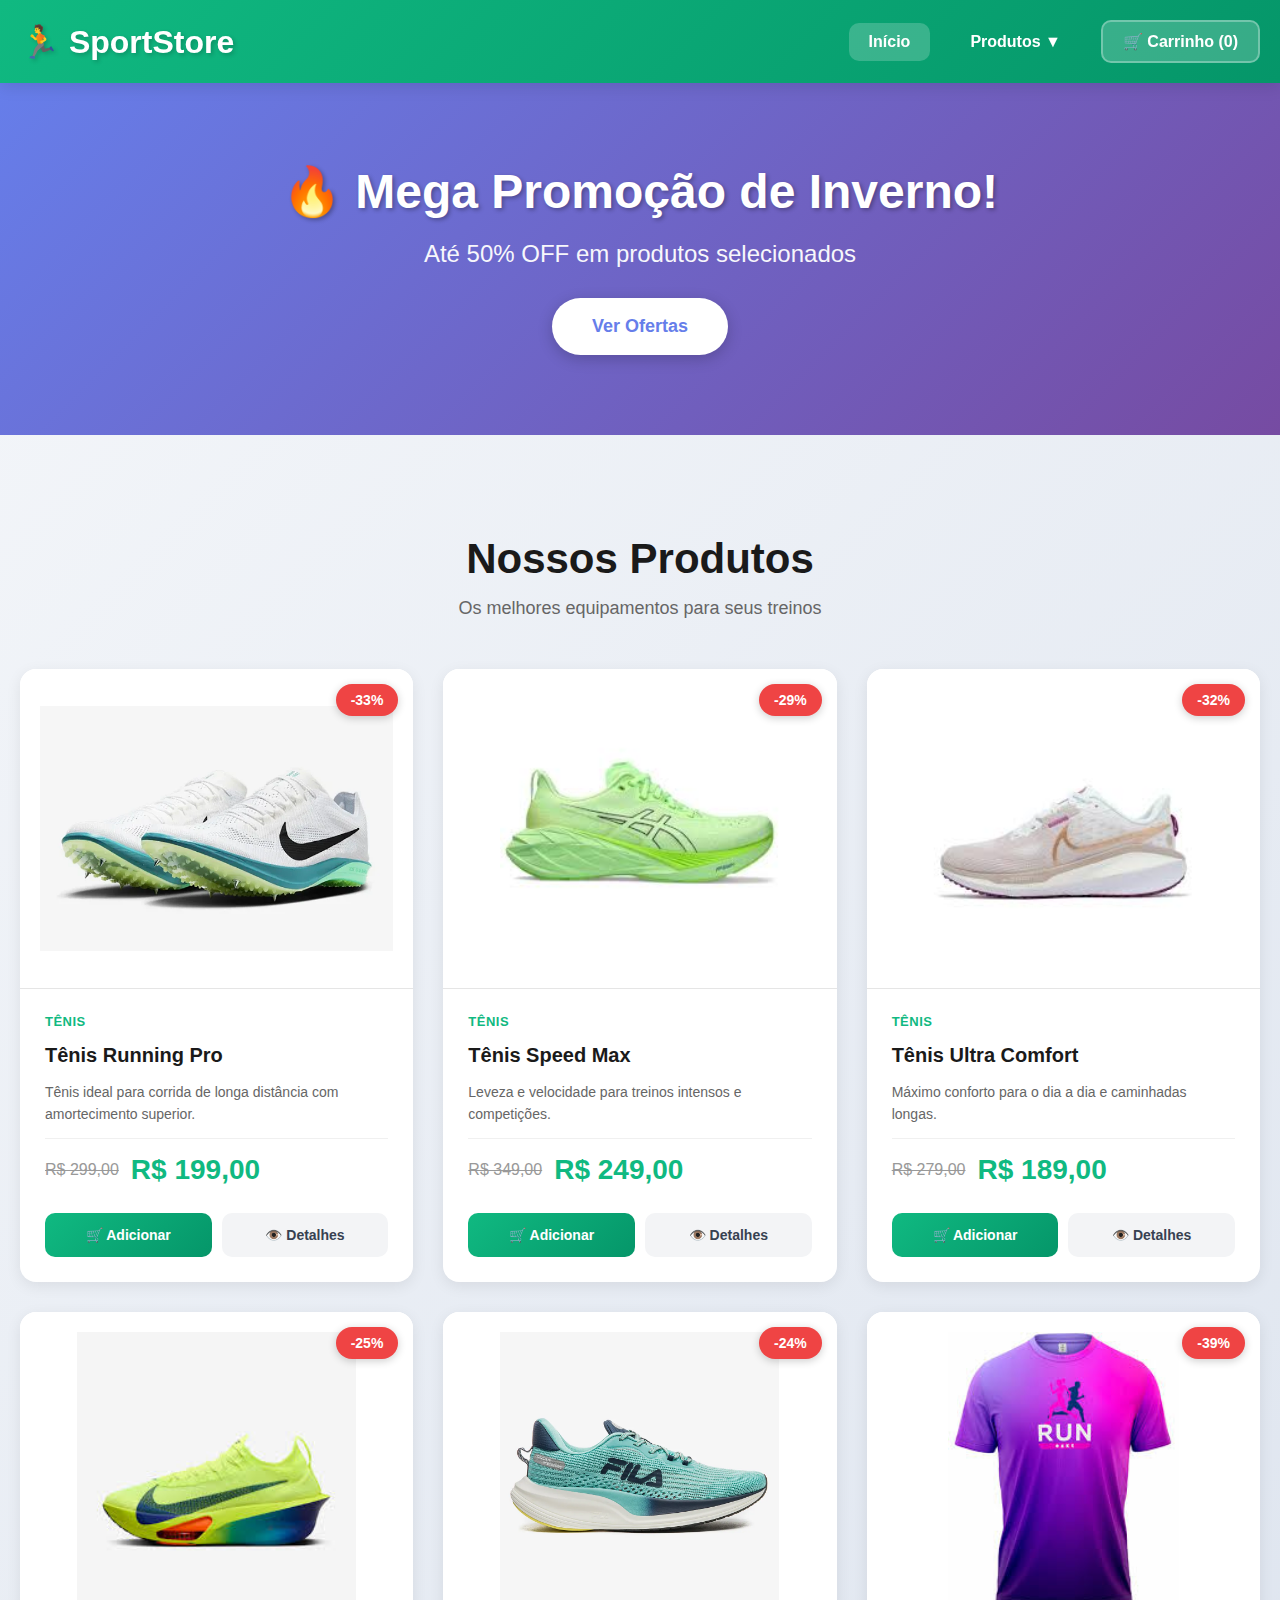
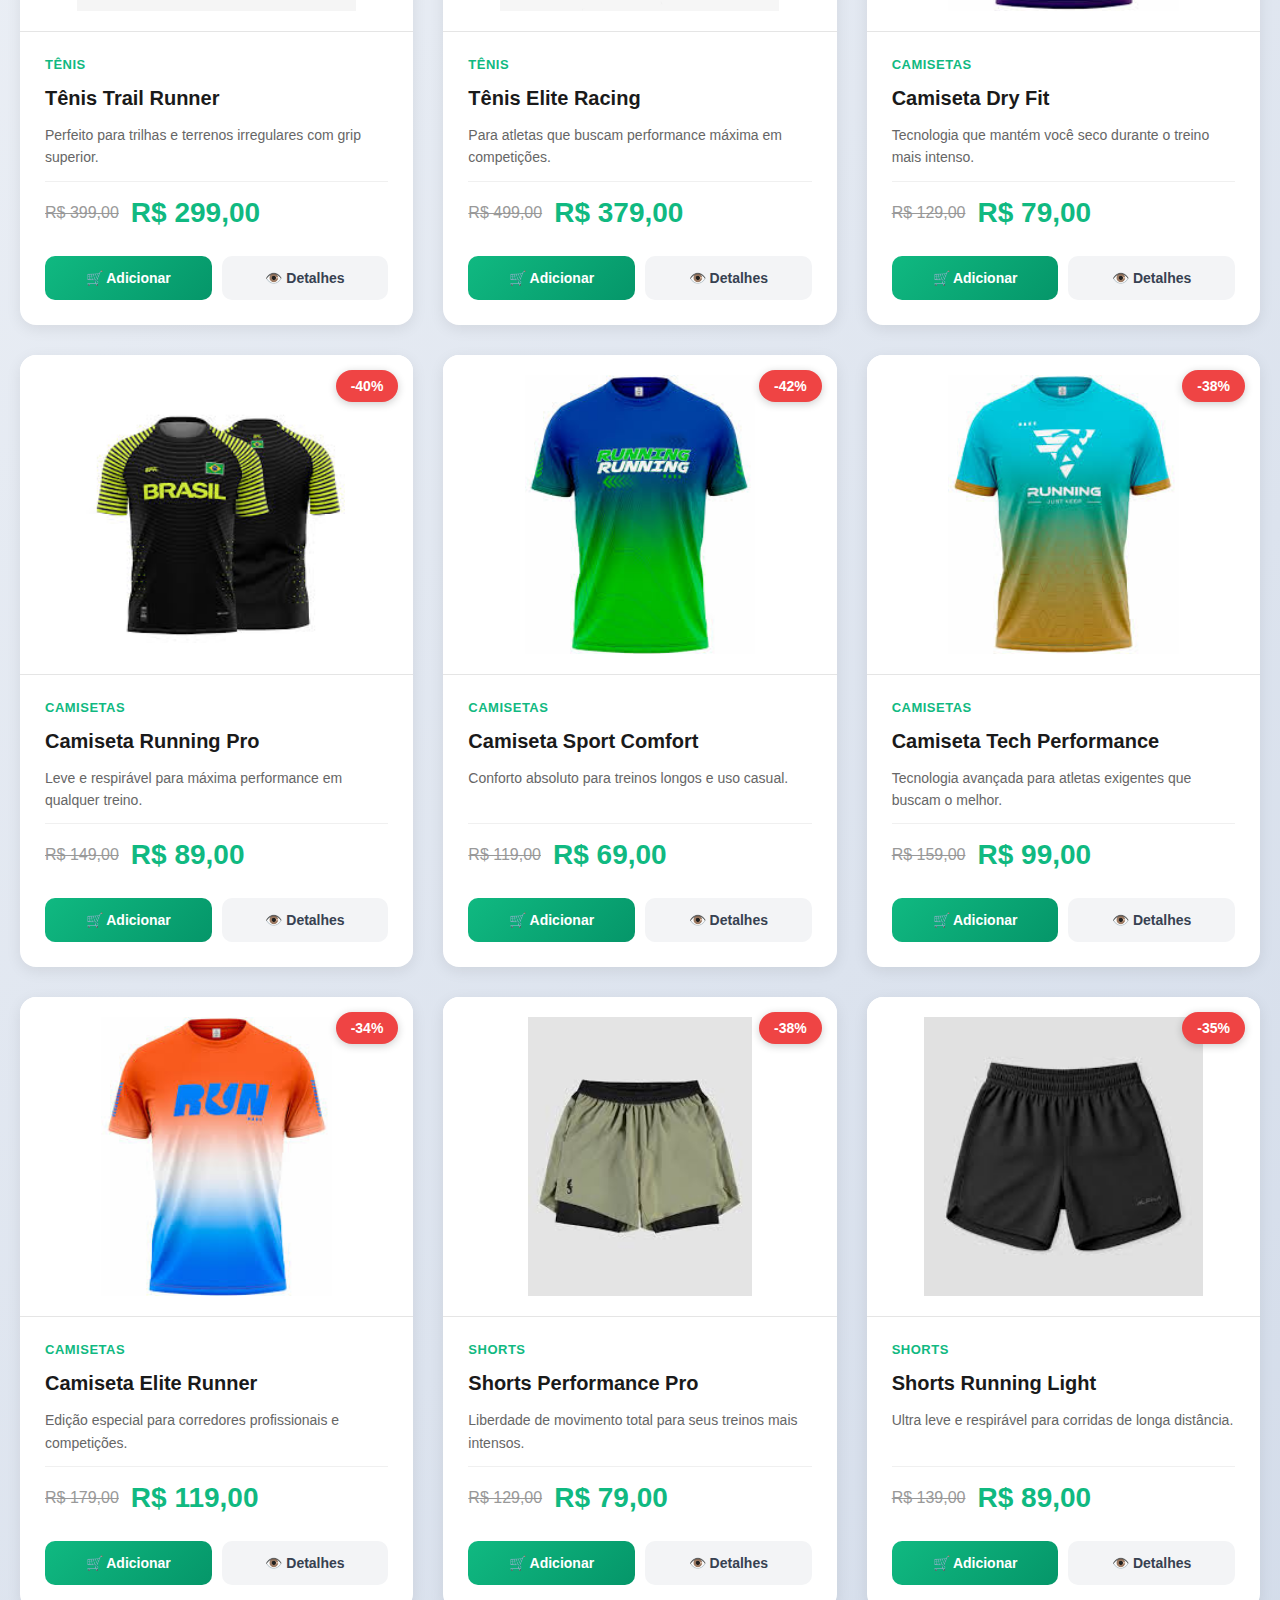
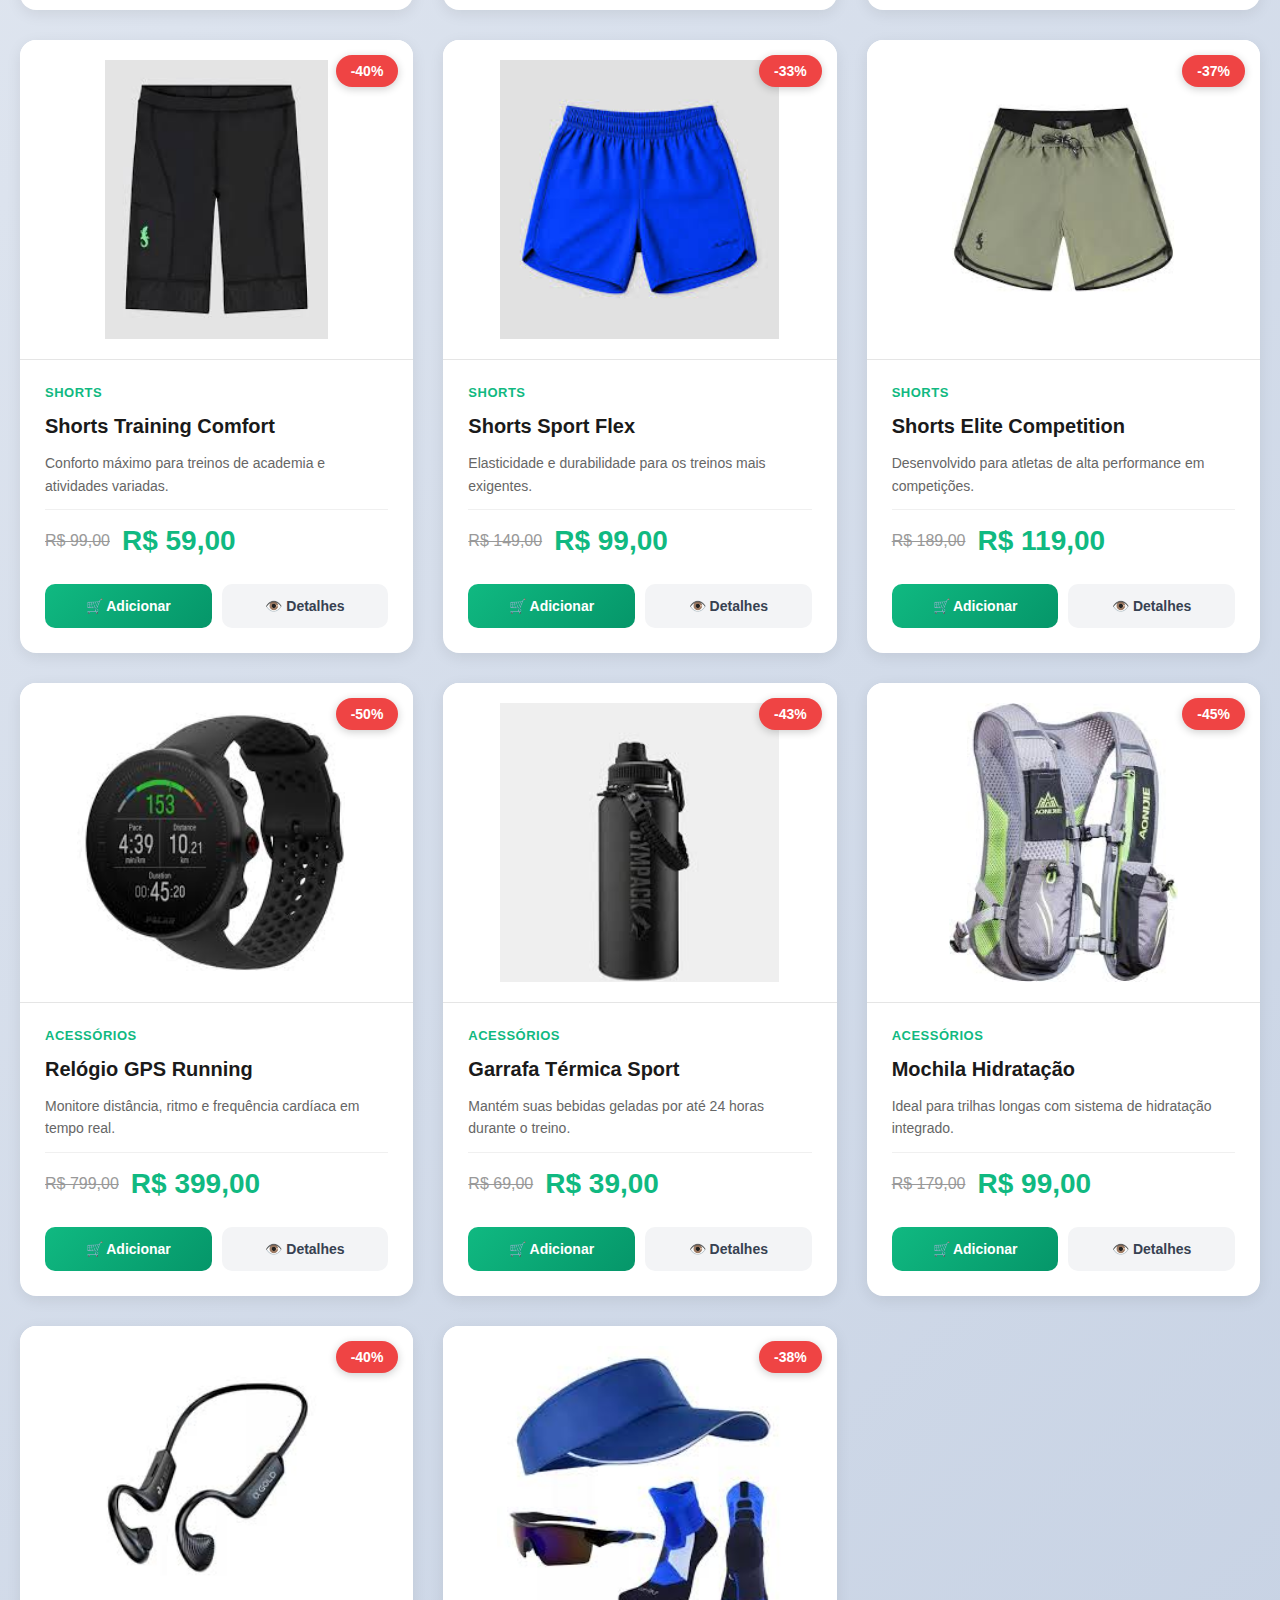
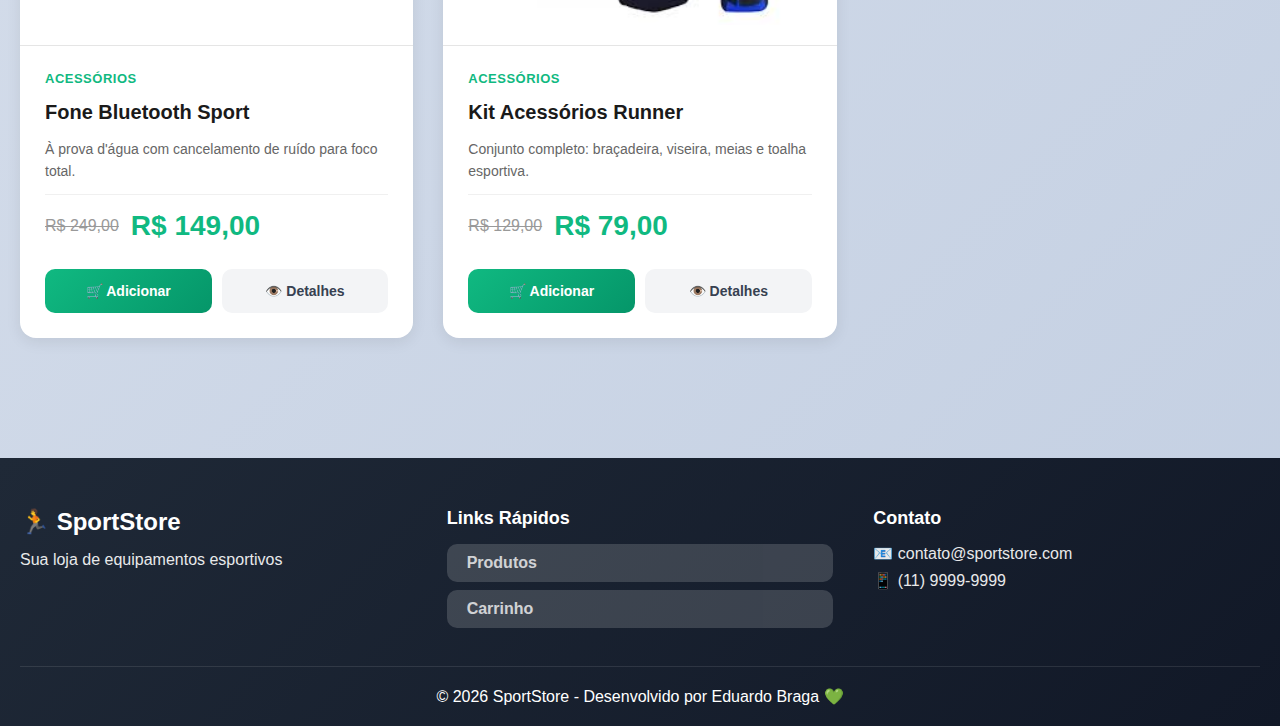
<file: 01-fundacao-web/index.html>
<!DOCTYPE html>
<html lang="pt-BR">
<head>
    <meta charset="UTF-8">
    <meta name="viewport" content="width=device-width, initial-scale=1.0">
    <title>Minha Loja - E-commerce Esportivo</title>
    <link rel="stylesheet" href="style.css">
    <link rel="icon" href="imagens/favicon.png" type="image/x-icon">
</head>
<body>
    <!-- HEADER -->
    <header class="header">
        <div class="header-content">
            <h1>🏃 SportStore</h1>
            <nav class="nav-menu">
                <a href="index.html" class="nav-link active">Início</a>
                
                <!-- DROPDOWN DE CATEGORIAS -->
                <div class="dropdown">
                    <button class="dropdown-btn">
                        Produtos ▼
                    </button>
                    <div class="dropdown-content">
                        <a href="#" data-category="tenis">👟 Tênis</a>
                        <a href="#" data-category="camisetas">👕 Camisetas</a>
                        <a href="#" data-category="shorts">🩳 Shorts</a>
                        <a href="#" data-category="acessorios">⌚ Acessórios</a>
                        <a href="#" data-category="todos">📦 Ver Todos</a>
                    </div>
                </div>
                
                <a href="carrinho.html" class="cart-link">
                    🛒 Carrinho (<span id="cart-count">0</span>)
                </a>
            </nav>
        </div>
    </header>

    <!-- BANNER HERO -->
    <section class="hero-banner">
        <div class="hero-content">
            <h2>🔥 Mega Promoção de Inverno!</h2>
            <p>Até 50% OFF em produtos selecionados</p>
            <button class="btn-hero" onclick="scrollToProducts()">Ver Ofertas</button>
        </div>
    </section>

    <!-- PRODUTOS -->
    <main class="container">
        <div class="section-header">
            <h2 class="section-title">Nossos Produtos</h2>
            <p class="section-subtitle">Os melhores equipamentos para seus treinos</p>
        </div>
        
        <!-- GRID DE PRODUTOS -->
        <div class="products-grid" id="products-grid">
            
            <!-- ========== TÊNIS (5 produtos) ========== -->
            
            <!-- PRODUTO 1 -->
            <div class="product-card" data-category="tenis" data-id="1">
                <div class="product-badge">-33%</div>
                <div class="product-image">
                    <img src="imagens/tenis/tenis-corrida-01.webp" alt="Tênis Running Pro">
                </div>
                <div class="product-info">
                    <span class="product-category">Tênis</span>
                    <h3 class="product-title">Tênis Running Pro</h3>
                    <p class="product-description">
                        Tênis ideal para corrida de longa distância com amortecimento superior.
                    </p>
                    <div class="product-price">
                        <span class="price-old">R$ 299,00</span>
                        <span class="price-current" data-price="199">R$ 199,00</span>
                    </div>
                    <div class="product-buttons">
                        <button class="btn-buy" onclick="addToCart(1)">
                            🛒 Adicionar
                        </button>
                        <button class="btn-details" onclick="viewDetails(1)">
                            👁️ Detalhes
                        </button>
                    </div>
                </div>
            </div>

            <!-- PRODUTO 2 -->
            <div class="product-card" data-category="tenis" data-id="2">
                <div class="product-badge">-29%</div>
                <div class="product-image">
                    <img src="imagens/tenis/tenis-corrida-02.jpeg" alt="Tênis Speed Max">
                </div>
                <div class="product-info">
                    <span class="product-category">Tênis</span>
                    <h3 class="product-title">Tênis Speed Max</h3>
                    <p class="product-description">
                        Leveza e velocidade para treinos intensos e competições.
                    </p>
                    <div class="product-price">
                        <span class="price-old">R$ 349,00</span>
                        <span class="price-current" data-price="249">R$ 249,00</span>
                    </div>
                    <div class="product-buttons">
                        <button class="btn-buy" onclick="addToCart(2)">
                            🛒 Adicionar
                        </button>
                        <button class="btn-details" onclick="viewDetails(2)">
                            👁️ Detalhes
                        </button>
                    </div>
                </div>
            </div>

            <!-- PRODUTO 3 -->
            <div class="product-card" data-category="tenis" data-id="3">
                <div class="product-badge">-32%</div>
                <div class="product-image">
                    <img src="imagens/tenis/tenis-corrida-03.jpeg" alt="Tênis Ultra Comfort">
                </div>
                <div class="product-info">
                    <span class="product-category">Tênis</span>
                    <h3 class="product-title">Tênis Ultra Comfort</h3>
                    <p class="product-description">
                        Máximo conforto para o dia a dia e caminhadas longas.
                    </p>
                    <div class="product-price">
                        <span class="price-old">R$ 279,00</span>
                        <span class="price-current" data-price="189">R$ 189,00</span>
                    </div>
                    <div class="product-buttons">
                        <button class="btn-buy" onclick="addToCart(3)">
                            🛒 Adicionar
                        </button>
                        <button class="btn-details" onclick="viewDetails(3)">
                            👁️ Detalhes
                        </button>
                    </div>
                </div>
            </div>

            <!-- PRODUTO 4 -->
            <div class="product-card" data-category="tenis" data-id="4">
                <div class="product-badge">-25%</div>
                <div class="product-image">
                    <img src="imagens/tenis/tenis-corrida-04.jpeg" alt="Tênis Trail Runner">
                </div>
                <div class="product-info">
                    <span class="product-category">Tênis</span>
                    <h3 class="product-title">Tênis Trail Runner</h3>
                    <p class="product-description">
                        Perfeito para trilhas e terrenos irregulares com grip superior.
                    </p>
                    <div class="product-price">
                        <span class="price-old">R$ 399,00</span>
                        <span class="price-current" data-price="299">R$ 299,00</span>
                    </div>
                    <div class="product-buttons">
                        <button class="btn-buy" onclick="addToCart(4)">
                            🛒 Adicionar
                        </button>
                        <button class="btn-details" onclick="viewDetails(4)">
                            👁️ Detalhes
                        </button>
                    </div>
                </div>
            </div>

            <!-- PRODUTO 5 -->
            <div class="product-card" data-category="tenis" data-id="5">
                <div class="product-badge">-24%</div>
                <div class="product-image">
                    <img src="imagens/tenis/tenis-corrida-05.webp" alt="Tênis Elite Racing">
                </div>
                <div class="product-info">
                    <span class="product-category">Tênis</span>
                    <h3 class="product-title">Tênis Elite Racing</h3>
                    <p class="product-description">
                        Para atletas que buscam performance máxima em competições.
                    </p>
                    <div class="product-price">
                        <span class="price-old">R$ 499,00</span>
                        <span class="price-current" data-price="379">R$ 379,00</span>
                    </div>
                    <div class="product-buttons">
                        <button class="btn-buy" onclick="addToCart(5)">
                            🛒 Adicionar
                        </button>
                        <button class="btn-details" onclick="viewDetails(5)">
                            👁️ Detalhes
                        </button>
                    </div>
                </div>
            </div>

            <!-- ========== CAMISETAS (5 produtos) ========== -->

            <!-- PRODUTO 6 -->
            <div class="product-card" data-category="camisetas" data-id="6">
                <div class="product-badge">-39%</div>
                <div class="product-image">
                    <img src="imagens/camisetas/camiseta-corrida-01.jpeg" alt="Camiseta Dry Fit">
                </div>
                <div class="product-info">
                    <span class="product-category">Camisetas</span>
                    <h3 class="product-title">Camiseta Dry Fit</h3>
                    <p class="product-description">
                        Tecnologia que mantém você seco durante o treino mais intenso.
                    </p>
                    <div class="product-price">
                        <span class="price-old">R$ 129,00</span>
                        <span class="price-current" data-price="79">R$ 79,00</span>
                    </div>
                    <div class="product-buttons">
                        <button class="btn-buy" onclick="addToCart(6)">
                            🛒 Adicionar
                        </button>
                        <button class="btn-details" onclick="viewDetails(6)">
                            👁️ Detalhes
                        </button>
                    </div>
                </div>
            </div>

            <!-- PRODUTO 7 -->
            <div class="product-card" data-category="camisetas" data-id="7">
                <div class="product-badge">-40%</div>
                <div class="product-image">
                    <img src="imagens/camisetas/camiseta-corrida-02.jpeg" alt="Camiseta Running Pro">
                </div>
                <div class="product-info">
                    <span class="product-category">Camisetas</span>
                    <h3 class="product-title">Camiseta Running Pro</h3>
                    <p class="product-description">
                        Leve e respirável para máxima performance em qualquer treino.
                    </p>
                    <div class="product-price">
                        <span class="price-old">R$ 149,00</span>
                        <span class="price-current" data-price="89">R$ 89,00</span>
                    </div>
                    <div class="product-buttons">
                        <button class="btn-buy" onclick="addToCart(7)">
                            🛒 Adicionar
                        </button>
                        <button class="btn-details" onclick="viewDetails(7)">
                            👁️ Detalhes
                        </button>
                    </div>
                </div>
            </div>

            <!-- PRODUTO 8 -->
            <div class="product-card" data-category="camisetas" data-id="8">
                <div class="product-badge">-42%</div>
                <div class="product-image">
                    <img src="imagens/camisetas/camiseta-corrida-03.jpeg" alt="Camiseta Sport Comfort">
                </div>
                <div class="product-info">
                    <span class="product-category">Camisetas</span>
                    <h3 class="product-title">Camiseta Sport Comfort</h3>
                    <p class="product-description">
                        Conforto absoluto para treinos longos e uso casual.
                    </p>
                    <div class="product-price">
                        <span class="price-old">R$ 119,00</span>
                        <span class="price-current" data-price="69">R$ 69,00</span>
                    </div>
                    <div class="product-buttons">
                        <button class="btn-buy" onclick="addToCart(8)">
                            🛒 Adicionar
                        </button>
                        <button class="btn-details" onclick="viewDetails(8)">
                            👁️ Detalhes
                        </button>
                    </div>
                </div>
            </div>

            <!-- PRODUTO 9 -->
            <div class="product-card" data-category="camisetas" data-id="9">
                <div class="product-badge">-38%</div>
                <div class="product-image">
                    <img src="imagens/camisetas/camiseta-corrida-04.jpeg" alt="Camiseta Tech Performance">
                </div>
                <div class="product-info">
                    <span class="product-category">Camisetas</span>
                    <h3 class="product-title">Camiseta Tech Performance</h3>
                    <p class="product-description">
                        Tecnologia avançada para atletas exigentes que buscam o melhor.
                    </p>
                    <div class="product-price">
                        <span class="price-old">R$ 159,00</span>
                        <span class="price-current" data-price="99">R$ 99,00</span>
                    </div>
                    <div class="product-buttons">
                        <button class="btn-buy" onclick="addToCart(9)">
                            🛒 Adicionar
                        </button>
                        <button class="btn-details" onclick="viewDetails(9)">
                            👁️ Detalhes
                        </button>
                    </div>
                </div>
            </div>

            <!-- PRODUTO 10 -->
            <div class="product-card" data-category="camisetas" data-id="10">
                <div class="product-badge">-34%</div>
                <div class="product-image">
                    <img src="imagens/camisetas/camiseta-corrida-05.jpeg" alt="Camiseta Elite Runner">
                </div>
                <div class="product-info">
                    <span class="product-category">Camisetas</span>
                    <h3 class="product-title">Camiseta Elite Runner</h3>
                    <p class="product-description">
                        Edição especial para corredores profissionais e competições.
                    </p>
                    <div class="product-price">
                        <span class="price-old">R$ 179,00</span>
                        <span class="price-current" data-price="119">R$ 119,00</span>
                    </div>
                    <div class="product-buttons">
                        <button class="btn-buy" onclick="addToCart(10)">
                            🛒 Adicionar
                        </button>
                        <button class="btn-details" onclick="viewDetails(10)">
                            👁️ Detalhes
                        </button>
                    </div>
                </div>
            </div>

            <!-- ========== SHORTS (5 produtos) ========== -->

            <!-- PRODUTO 11 -->
            <div class="product-card" data-category="shorts" data-id="11">
                <div class="product-badge">-38%</div>
                <div class="product-image">
                    <img src="imagens/shorts/shorts-corrida-01.jpeg" alt="Shorts Performance Pro">
                </div>
                <div class="product-info">
                    <span class="product-category">Shorts</span>
                    <h3 class="product-title">Shorts Performance Pro</h3>
                    <p class="product-description">
                        Liberdade de movimento total para seus treinos mais intensos.
                    </p>
                    <div class="product-price">
                        <span class="price-old">R$ 129,00</span>
                        <span class="price-current" data-price="79">R$ 79,00</span>
                    </div>
                    <div class="product-buttons">
                        <button class="btn-buy" onclick="addToCart(11)">
                            🛒 Adicionar
                        </button>
                        <button class="btn-details" onclick="viewDetails(11)">
                            👁️ Detalhes
                        </button>
                    </div>
                </div>
            </div>

            <!-- PRODUTO 12 -->
            <div class="product-card" data-category="shorts" data-id="12">
                <div class="product-badge">-35%</div>
                <div class="product-image">
                    <img src="imagens/shorts/shorts-corrida-02.jpeg" alt="Shorts Running Light">
                </div>
                <div class="product-info">
                    <span class="product-category">Shorts</span>
                    <h3 class="product-title">Shorts Running Light</h3>
                    <p class="product-description">
                        Ultra leve e respirável para corridas de longa distância.
                    </p>
                    <div class="product-price">
                        <span class="price-old">R$ 139,00</span>
                        <span class="price-current" data-price="89">R$ 89,00</span>
                    </div>
                    <div class="product-buttons">
                        <button class="btn-buy" onclick="addToCart(12)">
                            🛒 Adicionar
                        </button>
                        <button class="btn-details" onclick="viewDetails(12)">
                            👁️ Detalhes
                        </button>
                    </div>
                </div>
            </div>

            <!-- PRODUTO 13 -->
            <div class="product-card" data-category="shorts" data-id="13">
                <div class="product-badge">-40%</div>
                <div class="product-image">
                    <img src="imagens/shorts/shorts-corrida-03.jpeg" alt="Shorts Training Comfort">
                </div>
                <div class="product-info">
                    <span class="product-category">Shorts</span>
                    <h3 class="product-title">Shorts Training Comfort</h3>
                    <p class="product-description">
                        Conforto máximo para treinos de academia e atividades variadas.
                    </p>
                    <div class="product-price">
                        <span class="price-old">R$ 99,00</span>
                        <span class="price-current" data-price="59">R$ 59,00</span>
                    </div>
                    <div class="product-buttons">
                        <button class="btn-buy" onclick="addToCart(13)">
                            🛒 Adicionar
                        </button>
                        <button class="btn-details" onclick="viewDetails(13)">
                            👁️ Detalhes
                        </button>
                    </div>
                </div>
            </div>

            <!-- PRODUTO 14 -->
            <div class="product-card" data-category="shorts" data-id="14">
                <div class="product-badge">-33%</div>
                <div class="product-image">
                    <img src="imagens/shorts/shorts-corrida-04.jpeg" alt="Shorts Sport Flex">
                </div>
                <div class="product-info">
                    <span class="product-category">Shorts</span>
                    <h3 class="product-title">Shorts Sport Flex</h3>
                    <p class="product-description">
                        Elasticidade e durabilidade para os treinos mais exigentes.
                    </p>
                    <div class="product-price">
                        <span class="price-old">R$ 149,00</span>
                        <span class="price-current" data-price="99">R$ 99,00</span>
                    </div>
                    <div class="product-buttons">
                        <button class="btn-buy" onclick="addToCart(14)">
                            🛒 Adicionar
                        </button>
                        <button class="btn-details" onclick="viewDetails(14)">
                            👁️ Detalhes
                        </button>
                    </div>
                </div>
            </div>

            <!-- PRODUTO 15 -->
            <div class="product-card" data-category="shorts" data-id="15">
                <div class="product-badge">-37%</div>
                <div class="product-image">
                    <img src="imagens/shorts/shorts-corrida-05.jpeg" alt="Shorts Elite Competition">
                </div>
                <div class="product-info">
                    <span class="product-category">Shorts</span>
                    <h3 class="product-title">Shorts Elite Competition</h3>
                    <p class="product-description">
                        Desenvolvido para atletas de alta performance em competições.
                    </p>
                    <div class="product-price">
                        <span class="price-old">R$ 189,00</span>
                        <span class="price-current" data-price="119">R$ 119,00</span>
                    </div>
                    <div class="product-buttons">
                        <button class="btn-buy" onclick="addToCart(15)">
                            🛒 Adicionar
                        </button>
                        <button class="btn-details" onclick="viewDetails(15)">
                            👁️ Detalhes
                        </button>
                    </div>
                </div>
            </div>

            <!-- ========== ACESSÓRIOS (5 produtos) ========== -->

            <!-- PRODUTO 16 -->
            <div class="product-card" data-category="acessorios" data-id="16">
                <div class="product-badge">-50%</div>
                <div class="product-image">
                    <img src="imagens/acessorios/acessorios-corrida-01.jpeg" alt="Relógio GPS Running">
                </div>
                <div class="product-info">
                    <span class="product-category">Acessórios</span>
                    <h3 class="product-title">Relógio GPS Running</h3>
                    <p class="product-description">
                        Monitore distância, ritmo e frequência cardíaca em tempo real.
                    </p>
                    <div class="product-price">
                        <span class="price-old">R$ 799,00</span>
                        <span class="price-current" data-price="399">R$ 399,00</span>
                    </div>
                    <div class="product-buttons">
                        <button class="btn-buy" onclick="addToCart(16)">
                            🛒 Adicionar
                        </button>
                        <button class="btn-details" onclick="viewDetails(16)">
                            👁️ Detalhes
                        </button>
                    </div>
                </div>
            </div>

            <!-- PRODUTO 17 -->
            <div class="product-card" data-category="acessorios" data-id="17">
                <div class="product-badge">-43%</div>
                <div class="product-image">
                    <img src="imagens/acessorios/acessorios-corrida-02.jpeg" alt="Garrafa Térmica Sport">
                </div>
                <div class="product-info">
                    <span class="product-category">Acessórios</span>
                    <h3 class="product-title">Garrafa Térmica Sport</h3>
                    <p class="product-description">
                        Mantém suas bebidas geladas por até 24 horas durante o treino.
                    </p>
                    <div class="product-price">
                        <span class="price-old">R$ 69,00</span>
                        <span class="price-current" data-price="39">R$ 39,00</span>
                    </div>
                    <div class="product-buttons">
                        <button class="btn-buy" onclick="addToCart(17)">
                            🛒 Adicionar
                        </button>
                        <button class="btn-details" onclick="viewDetails(17)">
                            👁️ Detalhes
                        </button>
                    </div>
                </div>
            </div>

            <!-- PRODUTO 18 -->
            <div class="product-card" data-category="acessorios" data-id="18">
                <div class="product-badge">-45%</div>
                <div class="product-image">
                    <img src="imagens/acessorios/acessorios-corrida-03.jpeg" alt="Mochila Hidratação">
                </div>
                <div class="product-info">
                    <span class="product-category">Acessórios</span>
                    <h3 class="product-title">Mochila Hidratação</h3>
                    <p class="product-description">
                        Ideal para trilhas longas com sistema de hidratação integrado.
                    </p>
                    <div class="product-price">
                        <span class="price-old">R$ 179,00</span>
                        <span class="price-current" data-price="99">R$ 99,00</span>
                    </div>
                    <div class="product-buttons">
                        <button class="btn-buy" onclick="addToCart(18)">
                            🛒 Adicionar
                        </button>
                        <button class="btn-details" onclick="viewDetails(18)">
                            👁️ Detalhes
                        </button>
                    </div>
                </div>
            </div>

            <!-- PRODUTO 19 -->
            <div class="product-card" data-category="acessorios" data-id="19">
                <div class="product-badge">-40%</div>
                <div class="product-image">
                    <img src="imagens/acessorios/acessorios-corrida-04.jpeg" alt="Fone Bluetooth Sport">
                </div>
                <div class="product-info">
                    <span class="product-category">Acessórios</span>
                    <h3 class="product-title">Fone Bluetooth Sport</h3>
                    <p class="product-description">
                        À prova d'água com cancelamento de ruído para foco total.
                    </p>
                    <div class="product-price">
                        <span class="price-old">R$ 249,00</span>
                        <span class="price-current" data-price="149">R$ 149,00</span>
                    </div>
                    <div class="product-buttons">
                        <button class="btn-buy" onclick="addToCart(19)">
                            🛒 Adicionar
                        </button>
                        <button class="btn-details" onclick="viewDetails(19)">
                            👁️ Detalhes
                        </button>
                    </div>
                </div>
            </div>

            <!-- PRODUTO 20 -->
            <div class="product-card" data-category="acessorios" data-id="20">
                <div class="product-badge">-38%</div>
                <div class="product-image">
                    <img src="imagens/acessorios/acessorios-corrida-05.jpeg" alt="Kit Acessórios Runner">
                </div>
                <div class="product-info">
                    <span class="product-category">Acessórios</span>
                    <h3 class="product-title">Kit Acessórios Runner</h3>
                    <p class="product-description">
                        Conjunto completo: braçadeira, viseira, meias e toalha esportiva.
                    </p>
                    <div class="product-price">
                        <span class="price-old">R$ 129,00</span>
                        <span class="price-current" data-price="79">R$ 79,00</span>
                    </div>
                    <div class="product-buttons">
                        <button class="btn-buy" onclick="addToCart(20)">
                            🛒 Adicionar
                        </button>
                        <button class="btn-details" onclick="viewDetails(20)">
                            👁️ Detalhes
                        </button>
                    </div>
                </div>
            </div>

        </div>
    </main>

    <!-- FOOTER -->
    <footer class="footer">
        <div class="footer-content">
            <div class="footer-section">
                <h3>🏃 SportStore</h3>
                <p>Sua loja de equipamentos esportivos</p>
            </div>
            <div class="footer-section">
                <h4>Links Rápidos</h4>
                <a href="index.html">Produtos</a>
                <a href="carrinho.html">Carrinho</a>
            </div>
            <div class="footer-section">
                <h4>Contato</h4>
                <p>📧 contato@sportstore.com</p>
                <p>📱 (11) 9999-9999</p>
            </div>
        </div>
        <div class="footer-bottom">
            <p>&copy; 2026 SportStore - Desenvolvido por Eduardo Braga 💚</p>
        </div>
    </footer>

    <!-- JAVASCRIPT -->
    <script src="script.js"></script>
</body>
</html>
</file>
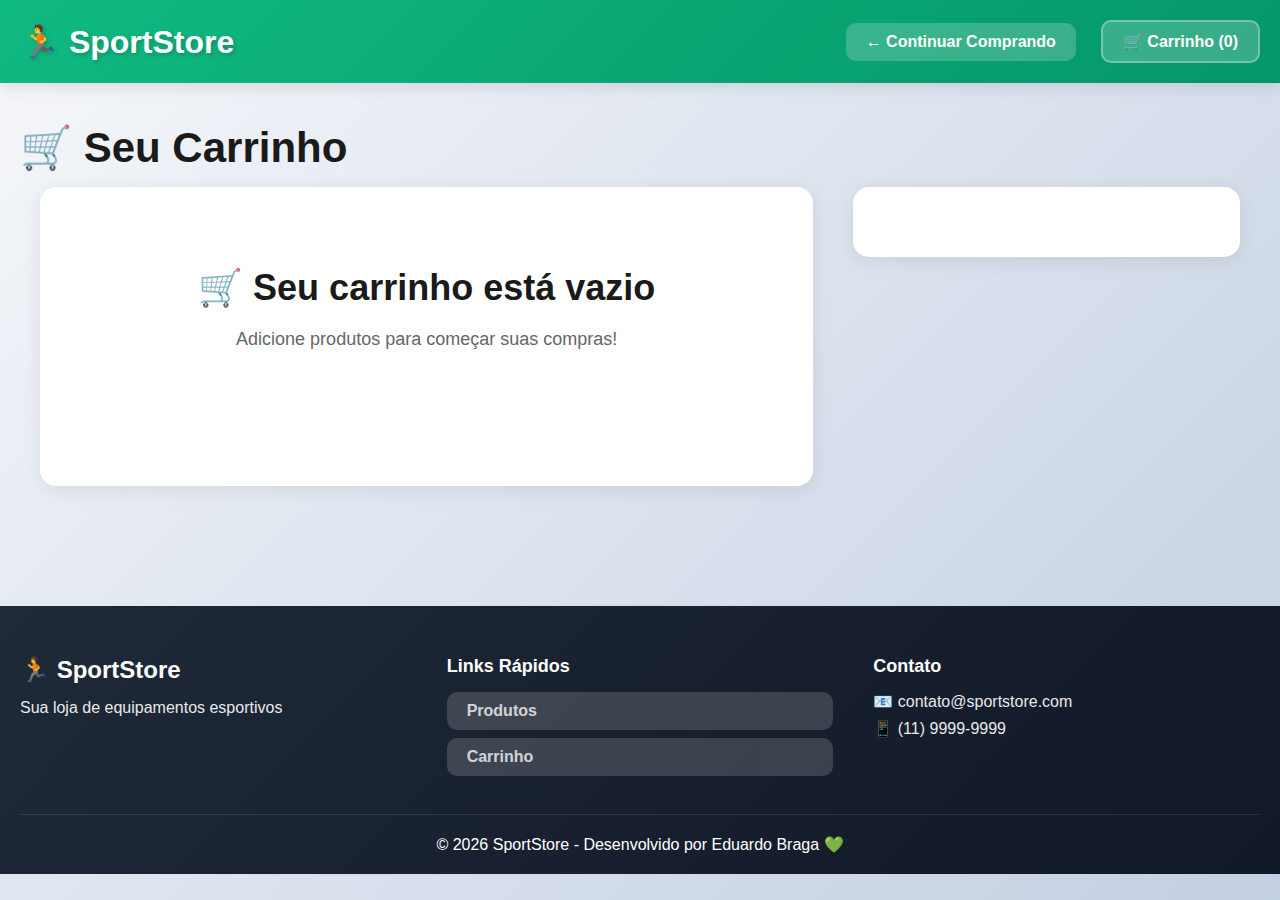
<file: 01-fundacao-web/carrinho.html>
<!DOCTYPE html>
<html lang="pt-BR">
<head>
    <meta charset="UTF-8">
    <meta name="viewport" content="width=device-width, initial-scale=1.0">
    <title>Carrinho - SportStore</title>
    <link rel="stylesheet" href="style.css">
</head>
<body>
    <!-- HEADER -->
    <header class="header">
        <div class="header-content">
            <h1>🏃 SportStore</h1>
            <nav class="nav-menu">
                <a href="index.html" style="color: white; text-decoration: none; padding: 10px 20px; background: rgba(255,255,255,0.2); border-radius: 10px;">← Continuar Comprando</a>
                <a href="carrinho.html" class="cart-link">
                    🛒 Carrinho (<span id="cart-count">0</span>)
                </a>
            </nav>
        </div>
    </header>

    <!-- CARRINHO -->
    <main class="container">
        <h2 class="section-title">🛒 Seu Carrinho</h2>
        
        <div class="cart-container">
            <!-- ITENS DO CARRINHO -->
            <div class="cart-items" id="cart-items">
                <!-- Preenchido pelo JavaScript -->
            </div>
            
            <!-- RESUMO DO PEDIDO -->
            <div class="cart-summary" id="cart-summary">
                <!-- Preenchido pelo JavaScript -->
            </div>
        </div>
    </main>

    <!-- FOOTER -->
    <footer class="footer">
        <div class="footer-content">
            <div class="footer-section">
                <h3>🏃 SportStore</h3>
                <p>Sua loja de equipamentos esportivos</p>
            </div>
            <div class="footer-section">
                <h4>Links Rápidos</h4>
                <a href="index.html">Produtos</a>
                <a href="carrinho.html">Carrinho</a>
            </div>
            <div class="footer-section">
                <h4>Contato</h4>
                <p>📧 contato@sportstore.com</p>
                <p>📱 (11) 9999-9999</p>
            </div>
        </div>
        <div class="footer-bottom">
            <p>&copy; 2026 SportStore - Desenvolvido por Eduardo Braga 💚</p>
        </div>
    </footer>

    <!-- JAVASCRIPT -->
    <script src="script.js"></script>
    <script src="carrinho.js"></script>
</body>
</html>
</file>
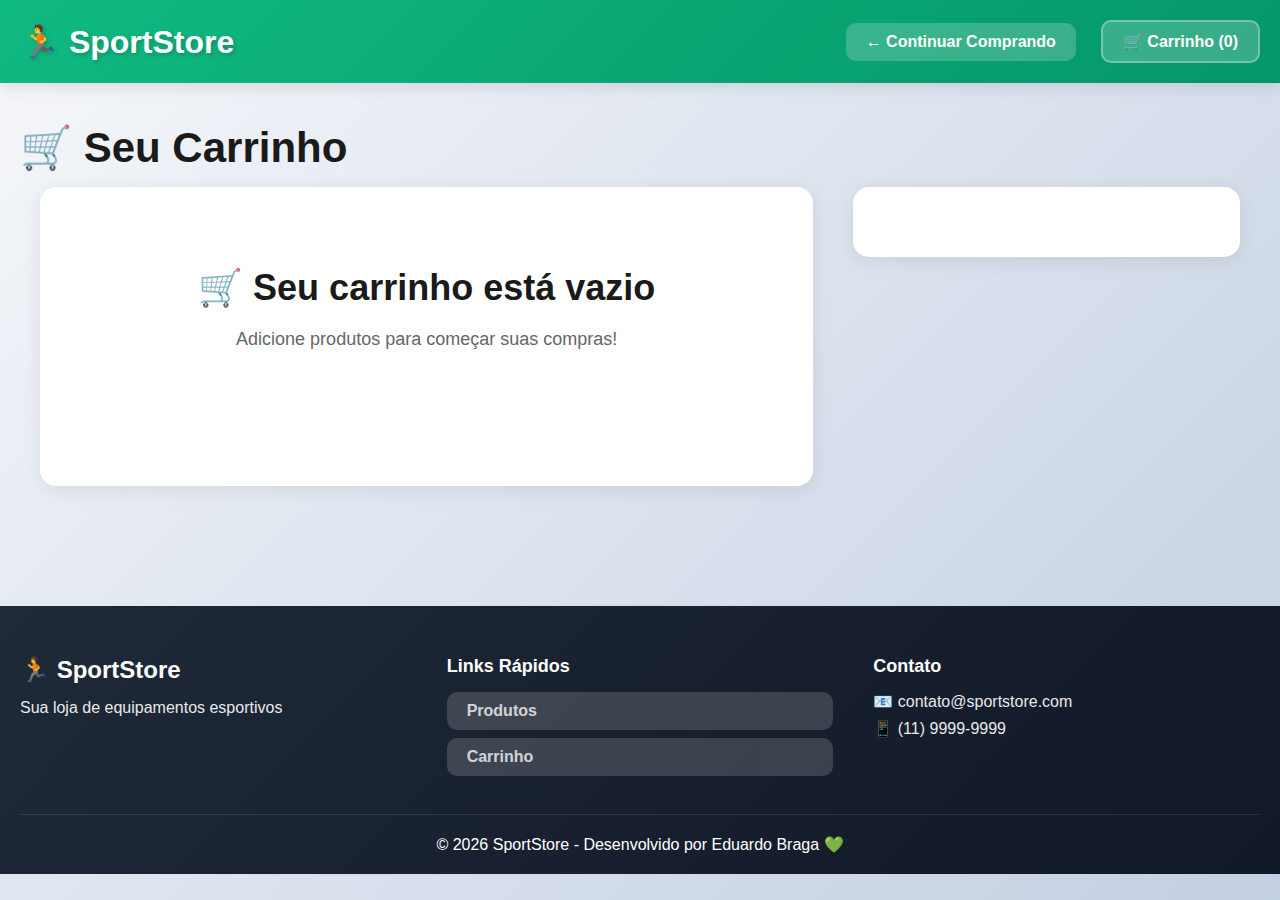
<file: 01-fundacao-web/checkout.html>
<!DOCTYPE html>
<html lang="pt-BR">
<head>
    <meta charset="UTF-8">
    <meta name="viewport" content="width=device-width, initial-scale=1.0">
    <title>Checkout - SportStore</title>
    <link rel="stylesheet" href="style.css">
</head>
<body>
    <!-- HEADER -->
    <header class="header">
        <div class="header-content">
            <h1>🏃 SportStore</h1>
            <nav class="nav-menu">
                <a href="index.html" style="color: white; text-decoration: none; padding: 10px 20px; background: rgba(255,255,255,0.2); border-radius: 10px; transition: all 0.3s;">← Voltar para Loja</a>
                <a href="carrinho.html" class="cart-link">
        🛒 Carrinho (<span id="cart-count">0</span>)
                </a>
            </nav>    
        </div>
    </header>

    <!-- CHECKOUT -->
    <main class="container">
        <div class="checkout-header">
            <h2 class="section-title">🔒 Finalizar Compra</h2>
            <div class="checkout-steps">
                <div class="step active">1. Dados</div>
                <div class="step">2. Pagamento</div>
                <div class="step">3. Confirmação</div>
            </div>
        </div>
        
        <div class="checkout-container">
            <!-- FORMULÁRIO -->
            <div class="checkout-form">
                <form id="checkout-form">
                    <!-- DADOS PESSOAIS -->
                    <div class="form-section">
                        <h3>📋 Dados Pessoais</h3>
                        <div class="form-row">
                            <div class="form-group">
                                <label>Nome Completo *</label>
                                <input type="text" id="nome" required placeholder="Seu nome completo">
                            </div>
                        </div>
                        <div class="form-row">
                            <div class="form-group">
                                <label>Email *</label>
                                <input type="email" id="email" required placeholder="seu@email.com">
                            </div>
                            <div class="form-group">
                                <label>Telefone *</label>
                                <input type="tel" id="telefone" required placeholder="(11) 99999-9999">
                            </div>
                        </div>
                    </div>

                    <!-- ENDEREÇO -->
                    <div class="form-section">
                        <h3>📍 Endereço de Entrega</h3>
                        <div class="form-row">
                            <div class="form-group" style="flex: 0.4;">
                                <label>CEP *</label>
                                <input type="text" id="cep" required placeholder="00000-000" maxlength="9">
                            </div>
                        </div>
                        <div class="form-row">
                            <div class="form-group" style="flex: 3;">
                                <label>Rua *</label>
                                <input type="text" id="rua" required placeholder="Nome da rua">
                            </div>
                            <div class="form-group" style="flex: 1;">
                                <label>Número *</label>
                                <input type="text" id="numero" required placeholder="123">
                            </div>
                        </div>
                        <div class="form-row">
                            <div class="form-group">
                                <label>Complemento</label>
                                <input type="text" id="complemento" placeholder="Apto, Bloco, etc">
                            </div>
                            <div class="form-group">
                                <label>Bairro *</label>
                                <input type="text" id="bairro" required placeholder="Bairro">
                            </div>
                        </div>
                        <div class="form-row">
                            <div class="form-group">
                                <label>Cidade *</label>
                                <input type="text" id="cidade" required placeholder="Cidade">
                            </div>
                            <div class="form-group" style="flex: 0.5;">
                                <label>Estado *</label>
                                <select id="estado" required>
                                    <option value="">UF</option>
                                    <option value="SP">SP</option>
                                    <option value="RJ">RJ</option>
                                    <option value="MG">MG</option>
                                    <option value="ES">ES</option>
                                    <option value="PR">PR</option>
                                    <option value="SC">SC</option>
                                    <option value="RS">RS</option>
                                    <!-- Adicione outros estados conforme necessário -->
                                </select>
                            </div>
                        </div>
                    </div>

                    <!-- PAGAMENTO -->
                    <div class="form-section">
                        <h3>💳 Forma de Pagamento</h3>
                        
                        <div class="payment-options">
                            <label class="payment-option">
                                <input type="radio" name="pagamento" value="credito" checked>
                                <div class="payment-option-content">
                                    <span class="payment-icon">💳</span>
                                    <div>
                                        <strong>Cartão de Crédito</strong>
                                        <p>Parcelamento em até 12x</p>
                                    </div>
                                </div>
                            </label>

                            <label class="payment-option">
                                <input type="radio" name="pagamento" value="pix">
                                <div class="payment-option-content">
                                    <span class="payment-icon">🏦</span>
                                    <div>
                                        <strong>PIX</strong>
                                        <p>Aprovação instantânea</p>
                                    </div>
                                </div>
                            </label>

                            <label class="payment-option">
                                <input type="radio" name="pagamento" value="boleto">
                                <div class="payment-option-content">
                                    <span class="payment-icon">📱</span>
                                    <div>
                                        <strong>Boleto Bancário</strong>
                                        <p>Vencimento em 3 dias</p>
                                    </div>
                                </div>
                            </label>
                        </div>

                        <!-- DADOS DO CARTÃO (aparecem apenas se cartão selecionado) -->
                        <div id="cartao-form" class="cartao-form">
                            <div class="form-row">
                                <div class="form-group">
                                    <label>Número do Cartão *</label>
                                    <input type="text" id="numero-cartao" placeholder="0000 0000 0000 0000" maxlength="19">
                                </div>
                            </div>
                            <div class="form-row">
                                <div class="form-group">
                                    <label>Nome no Cartão *</label>
                                    <input type="text" id="nome-cartao" placeholder="Como está no cartão">
                                </div>
                            </div>
                            <div class="form-row">
                                <div class="form-group">
                                    <label>Validade *</label>
                                    <input type="text" id="validade" placeholder="MM/AA" maxlength="5">
                                </div>
                                <div class="form-group">
                                    <label>CVV *</label>
                                    <input type="text" id="cvv" placeholder="123" maxlength="4">
                                </div>
                                <div class="form-group">
                                    <label>Parcelas *</label>
                                    <select id="parcelas">
                                        <option value="1">1x sem juros</option>
                                        <option value="2">2x sem juros</option>
                                        <option value="3">3x sem juros</option>
                                        <option value="4">4x sem juros</option>
                                        <option value="5">5x sem juros</option>
                                        <option value="6">6x sem juros</option>
                                    </select>
                                </div>
                            </div>
                        </div>
                    </div>

                    <button type="submit" class="btn-buy btn-large btn-checkout">
                        🔒 Finalizar Pedido
                    </button>
                </form>
            </div>

            <!-- RESUMO DO PEDIDO -->
            <div class="checkout-summary" id="checkout-summary">
                <!-- Preenchido pelo JavaScript -->
            </div>
        </div>
    </main>

    <!-- FOOTER -->
    <footer class="footer">
        <div class="footer-content">
            <div class="footer-section">
                <h3>🏃 SportStore</h3>
                <p>Sua loja de equipamentos esportivos</p>
            </div>
            <div class="footer-section">
                <h4>Segurança</h4>
                <p>🔒 Compra 100% Segura</p>
                <p>✅ Certificado SSL</p>
            </div>
            <div class="footer-section">
                <h4>Contato</h4>
                <p>📧 contato@sportstore.com</p>
                <p>📱 (11) 9999-9999</p>
            </div>
        </div>
        <div class="footer-bottom">
            <p>&copy; 2026 SportStore - Desenvolvido por Eduardo Braga 💚</p>
        </div>
    </footer>

    <!-- JAVASCRIPT -->
    <script src="script.js"></script>
    <script src="checkout.js"></script>
</body>
</html>
</file>
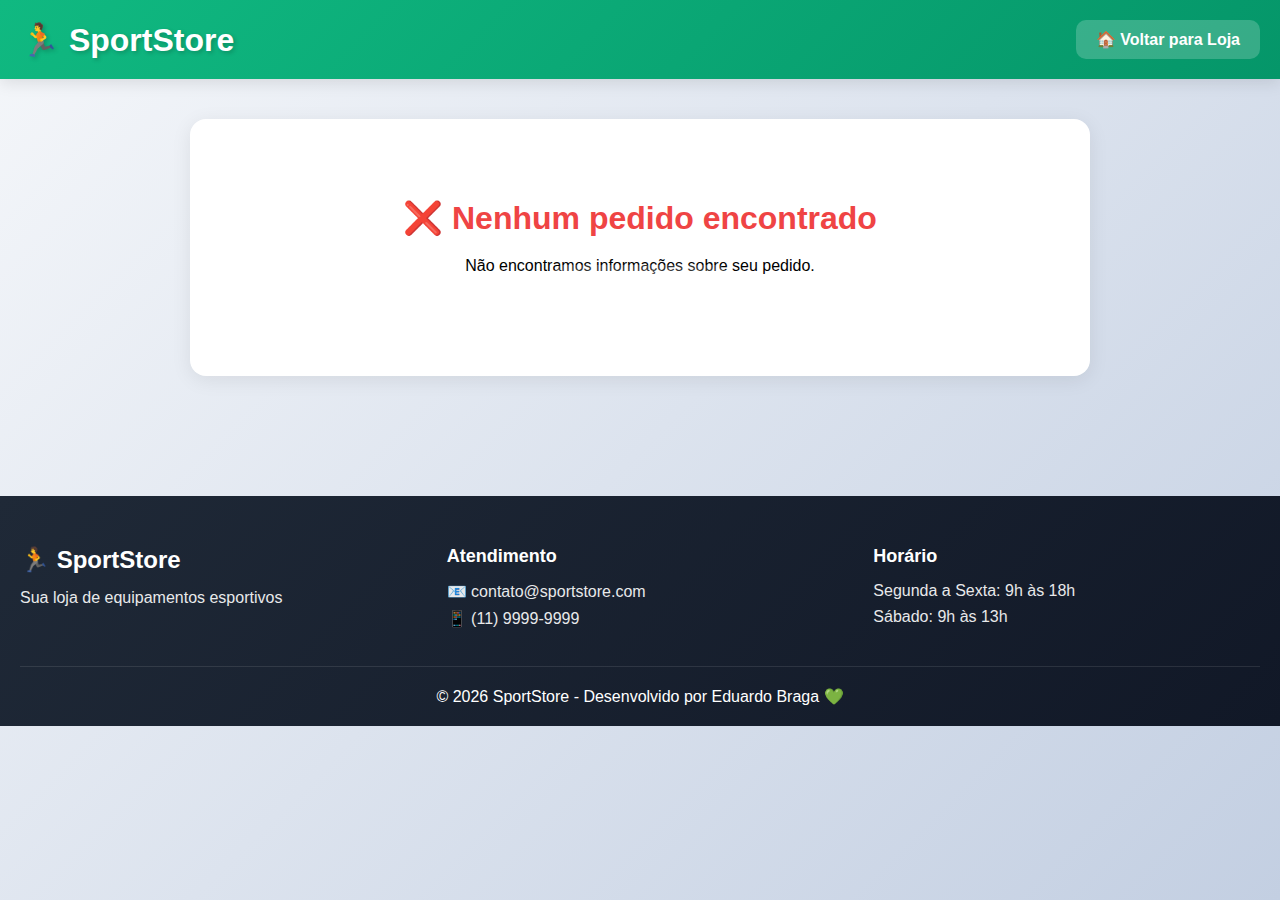
<file: 01-fundacao-web/confirmacao.html>
<!DOCTYPE html>
<html lang="pt-BR">
<head>
    <meta charset="UTF-8">
    <meta name="viewport" content="width=device-width, initial-scale=1.0">
    <title>Pedido Confirmado - SportStore</title>
    <link rel="stylesheet" href="style.css">
</head>
<body>
    <!-- HEADER -->
    <header class="header">
        <div class="header-content">
            <h1>🏃 SportStore</h1>
            <nav class="nav-menu">
                <a href="index.html" style="color: white; text-decoration: none; padding: 10px 20px; background: rgba(255,255,255,0.2); border-radius: 10px; font-weight: 600; transition: all 0.3s;">🏠 Voltar para Loja</a>
            </nav>
        </div>
    </header>

    <!-- CONFIRMAÇÃO -->
    <main class="container">
        <div class="confirmation-page" id="confirmation-content">
            <!-- Preenchido pelo JavaScript -->
        </div>
    </main>

    <!-- FOOTER -->
    <footer class="footer">
        <div class="footer-content">
            <div class="footer-section">
                <h3>🏃 SportStore</h3>
                <p>Sua loja de equipamentos esportivos</p>
            </div>
            <div class="footer-section">
                <h4>Atendimento</h4>
                <p>📧 contato@sportstore.com</p>
                <p>📱 (11) 9999-9999</p>
            </div>
            <div class="footer-section">
                <h4>Horário</h4>
                <p>Segunda a Sexta: 9h às 18h</p>
                <p>Sábado: 9h às 13h</p>
            </div>
        </div>
        <div class="footer-bottom">
            <p>&copy; 2026 SportStore - Desenvolvido por Eduardo Braga 💚</p>
        </div>
    </footer>

    <!-- JAVASCRIPT -->
    <script src="script.js"></script>
    <script>
        document.addEventListener('DOMContentLoaded', function() {
            const pedido = JSON.parse(localStorage.getItem('ultimoPedido'));
            const contentDiv = document.getElementById('confirmation-content');
            
            if (!pedido) {
                contentDiv.innerHTML = `
                    <div class="error-message">
                        <h2>❌ Nenhum pedido encontrado</h2>
                        <p>Não encontramos informações sobre seu pedido.</p>
                        <a href="index.html" class="btn-buy btn-large">Voltar para Loja</a>
                    </div>
                `;
                return;
            }
            
            // Formatar data
            const data = new Date(pedido.data);
            const dataFormatada = data.toLocaleDateString('pt-BR') + ' às ' + data.toLocaleTimeString('pt-BR');
            
            // Prazo de entrega (7 dias úteis)
            const prazoEntrega = new Date(data);
            prazoEntrega.setDate(prazoEntrega.getDate() + 7);
            const prazoFormatado = prazoEntrega.toLocaleDateString('pt-BR');
            
            // Forma de pagamento
            const formasPagamento = {
                'credito': '💳 Cartão de Crédito',
                'pix': '🏦 PIX',
                'boleto': '📱 Boleto Bancário'
            };
            
            let itensHTML = '';
            pedido.itens.forEach(item => {
                itensHTML += `
                    <div class="order-item">
                        <img src="${item.imagem}" alt="${item.nome}">
                        <div class="order-item-info">
                            <h4>${item.nome}</h4>
                            <p>Quantidade: ${item.quantidade}</p>
                            <p class="order-item-price">R$ ${(item.preco * item.quantidade).toFixed(2)}</p>
                        </div>
                    </div>
                `;
            });
            
            contentDiv.innerHTML = `
                <div class="confirmation-success">
                    <div class="success-icon">✅</div>
                    <h1>Pedido Confirmado!</h1>
                    <p class="confirmation-message">Obrigado pela sua compra, ${pedido.cliente.nome.split(' ')[0]}! 🎉</p>
                    <p class="order-number">Número do Pedido: <strong>#${pedido.numero}</strong></p>
                </div>
                
                <div class="confirmation-details">
                    <div class="detail-card">
                        <h3>📦 Informações do Pedido</h3>
                        <p><strong>Data:</strong> ${dataFormatada}</p>
                        <p><strong>Previsão de Entrega:</strong> ${prazoFormatado}</p>
                        <p><strong>Forma de Pagamento:</strong> ${formasPagamento[pedido.pagamento.forma]}</p>
                        ${pedido.pagamento.parcelas > 1 ? `<p><strong>Parcelamento:</strong> ${pedido.pagamento.parcelas}x de R$ ${(pedido.valores.total / pedido.pagamento.parcelas).toFixed(2)}</p>` : ''}
                    </div>
                    
                    <div class="detail-card">
                        <h3>📍 Endereço de Entrega</h3>
                        <p>${pedido.endereco.rua}, ${pedido.endereco.numero}</p>
                        ${pedido.endereco.complemento ? `<p>${pedido.endereco.complemento}</p>` : ''}
                        <p>${pedido.endereco.bairro}</p>
                        <p>${pedido.endereco.cidade} - ${pedido.endereco.estado}</p>
                        <p>CEP: ${pedido.endereco.cep}</p>
                    </div>
                    
                    <div class="detail-card">
                        <h3>💰 Resumo do Pagamento</h3>
                        <div class="summary-line">
                            <span>Subtotal:</span>
                            <span>R$ ${pedido.valores.subtotal.toFixed(2)}</span>
                        </div>
                        <div class="summary-line">
                            <span>Frete:</span>
                            <span>${pedido.valores.frete === 0 ? 'GRÁTIS' : 'R$ ' + pedido.valores.frete.toFixed(2)}</span>
                        </div>
                        <div class="summary-line summary-total">
                            <span>Total:</span>
                            <span>R$ ${pedido.valores.total.toFixed(2)}</span>
                        </div>
                    </div>
                </div>
                
                <div class="order-items-section">
                    <h3>🛍️ Itens do Pedido</h3>
                    <div class="order-items">
                        ${itensHTML}
                    </div>
                </div>
                
                ${pedido.pagamento.forma === 'pix' ? `
                    <div class="pix-section">
                        <h3>🏦 Pagamento via PIX</h3>
                        <p>Escaneie o QR Code abaixo ou copie o código para pagar:</p>
                        <div class="pix-qrcode">
                            <div class="qrcode-placeholder">
                                📱<br>QR CODE<br>SIMULADO
                            </div>
                            <p style="margin-top: 15px; font-size: 12px; word-break: break-all; background: #f3f4f6; padding: 10px; border-radius: 8px;">
                                00020126580014br.gov.bcb.pix0136${pedido.numero}520400005303986540${pedido.valores.total.toFixed(2)}5802BR5913SportStore6009SAO PAULO
                            </p>
                        </div>
                        <button class="btn-buy btn-large" onclick="copiarCodigoPix()">📋 Copiar Código PIX</button>
                    </div>
                ` : ''}
                
                ${pedido.pagamento.forma === 'boleto' ? `
                    <div class="boleto-section">
                        <h3>📱 Boleto Bancário</h3>
                        <p>O boleto foi enviado para seu email: <strong>${pedido.cliente.email}</strong></p>
                        <p>Você também pode baixá-lo clicando no botão abaixo:</p>
                        <button class="btn-buy btn-large" onclick="alert('Em produção, aqui seria gerado o PDF do boleto')">
                            📄 Baixar Boleto
                        </button>
                        <p class="boleto-warning">⚠️ Vencimento em 3 dias úteis</p>
                    </div>
                ` : ''}
                
                <div class="next-steps">
                    <h3>📧 Próximos Passos</h3>
                    <ul>
                        <li>✅ Você receberá um email de confirmação em <strong>${pedido.cliente.email}</strong></li>
                        <li>📦 Acompanhe seu pedido através do número <strong>#${pedido.numero}</strong></li>
                        <li>🚚 O código de rastreamento será enviado quando o produto for despachado</li>
                        <li>💬 Dúvidas? Entre em contato pelo WhatsApp: (11) 9999-9999</li>
                    </ul>
                </div>
                
                <div class="confirmation-actions">
                    <a href="index.html" class="btn-buy btn-large">🏃 Continuar Comprando</a>
                    <button class="btn-details btn-large" onclick="window.print()">🖨️ Imprimir Pedido</button>
                </div>
            `;
            
            // Limpar pedido após 30 segundos (opcional)
            setTimeout(() => {
                localStorage.removeItem('ultimoPedido');
            }, 30000);
        });
        
        function copiarCodigoPix() {
            const pedido = JSON.parse(localStorage.getItem('ultimoPedido'));
            const codigoPix = `00020126580014br.gov.bcb.pix0136${pedido.numero}520400005303986540${pedido.valores.total.toFixed(2)}5802BR5913SportStore6009SAO PAULO`;
            
            navigator.clipboard.writeText(codigoPix).then(() => {
                showNotification('✅ Código PIX copiado!');
            });
        }
    </script>
</body>
</html>
</file>
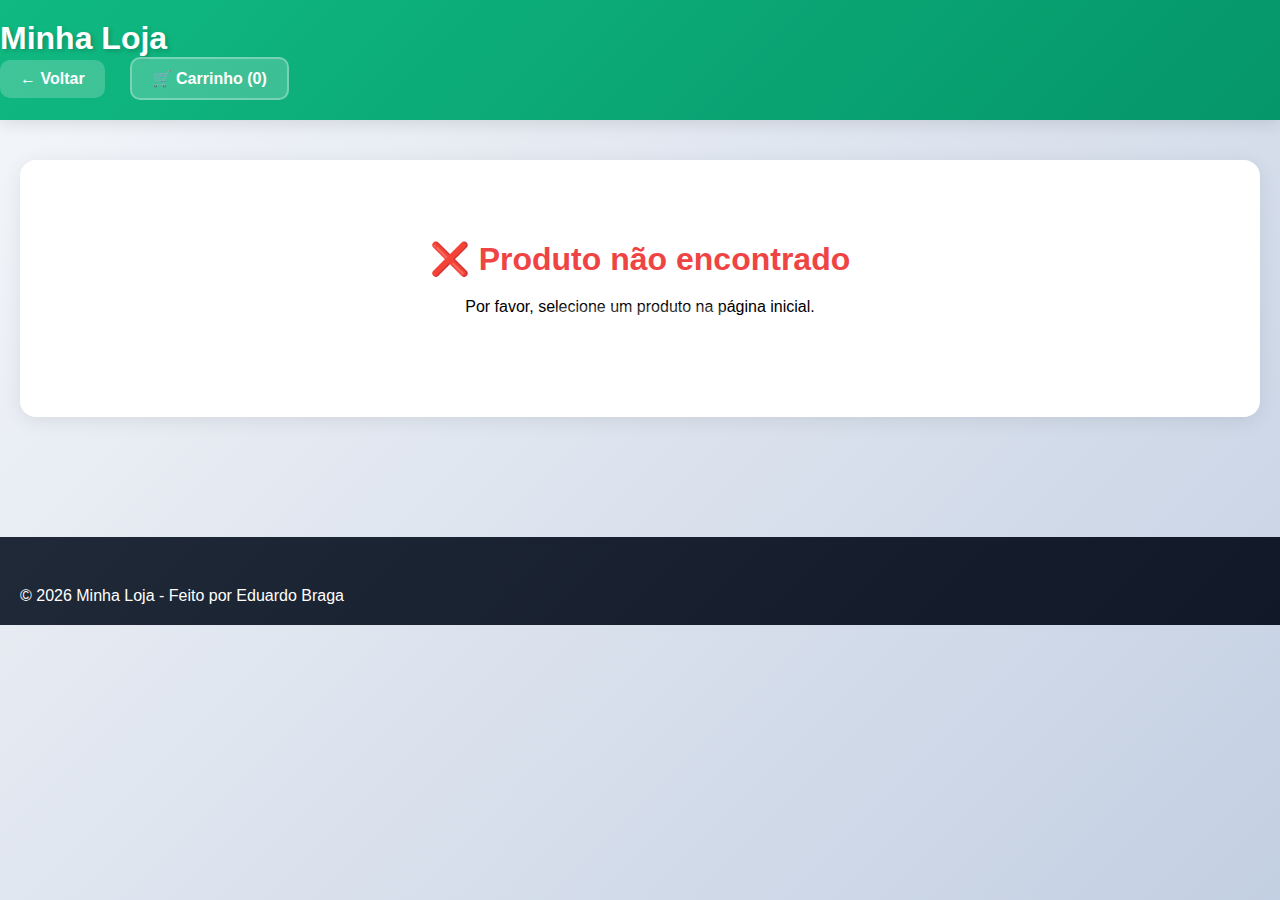
<file: 01-fundacao-web/produto.html>
<!DOCTYPE html>
<html lang="pt-BR">
<head>
    <meta charset="UTF-8">
    <meta name="viewport" content="width=device-width, initial-scale=1.0">
    <title>Detalhes do Produto - Minha Loja</title>
    <link rel="stylesheet" href="style.css">
</head>
<body>
    <!-- HEADER -->
    <header class="header">
        <h1>Minha Loja</h1>
        <nav class="nav-menu">
            <a href="index.html">← Voltar</a>
            <a href="carrinho.html" class="cart-link">
                🛒 Carrinho (<span id="cart-count">0</span>)
            </a>
        </nav>
    </header>

    <!-- DETALHES DO PRODUTO -->
    <main class="container">
        <div class="product-details" id="product-details">
            <!-- Será preenchido pelo JavaScript -->
            <div class="loading">Carregando produto...</div>
        </div>
    </main>

    <!-- FOOTER -->
    <footer class="footer">
        <p>&copy; 2026 Minha Loja - Feito por Eduardo Braga</p>
    </footer>

    <!-- JAVASCRIPT -->
    <script src="script.js"></script>
    <script src="produto.js"></script>
</body>
</html>
</file>
<file: 01-fundacao-web/style.css>
/* ========================================
   RESET E CONFIGURAÇÕES BÁSICAS
======================================== */
* {
    margin: 0;
    padding: 0;
    box-sizing: border-box;
}

body {
    font-family: 'Segoe UI', Tahoma, Geneva, Verdana, sans-serif;
    background: linear-gradient(135deg, #f5f7fa 0%, #c3cfe2 100%);
    min-height: 100vh;
}

/* ========================================
   HEADER
======================================== */
.header {
    background: linear-gradient(135deg, #10B981 0%, #059669 100%);
    padding: 20px 0;
    box-shadow: 0 4px 15px rgba(0,0,0,0.1);
    position: sticky;
    top: 0;
    z-index: 1000;
}

.header-content {
    max-width: 1400px;
    margin: 0 auto;
    padding: 0 20px;
    display: flex;
    justify-content: space-between;
    align-items: center;
}

.header h1 {
    color: white;
    font-size: 32px;
    font-weight: 700;
    text-shadow: 2px 2px 4px rgba(0,0,0,0.2);
}

.nav-menu {
    display: flex;
    gap: 25px;
    align-items: center;
}

.nav-link {
    color: white;
    text-decoration: none;
    font-weight: 600;
    font-size: 16px;
    padding: 10px 15px;
    border-radius: 8px;
    transition: all 0.3s;
}

.nav-link:hover,
.nav-link.active {
    background-color: rgba(255,255,255,0.2);
}

/* DROPDOWN MENU */
.dropdown {
    position: relative;
    display: inline-block;
}

.dropdown-btn {
    background-color: transparent;
    color: white;
    border: none;
    padding: 10px 15px;
    font-size: 16px;
    font-weight: 600;
    cursor: pointer;
    border-radius: 8px;
    transition: all 0.3s;
}

.dropdown-btn:hover {
    background-color: rgba(255,255,255,0.2);
}

.dropdown-content {
    display: none;
    position: absolute;
    background-color: white;
    min-width: 200px;
    box-shadow: 0 8px 20px rgba(0,0,0,0.15);
    border-radius: 12px;
    z-index: 1000;
    margin-top: 8px;
    overflow: hidden;
}

.dropdown-content a {
    color: #333;
    padding: 14px 18px;
    text-decoration: none;
    display: block;
    font-weight: 500;
    transition: all 0.3s;
}

.dropdown-content a:hover {
    background-color: #f0fdf4;
    color: #10B981;
}

.dropdown:hover .dropdown-content {
    display: block;
    animation: fadeIn 0.3s ease;
}

@keyframes fadeIn {
    from {
        opacity: 0;
        transform: translateY(-10px);
    }
    to {
        opacity: 1;
        transform: translateY(0);
    }
}

/* CART LINK */
.cart-link {
    color: white;
    text-decoration: none;
    font-weight: 700;
    padding: 12px 20px;
    background-color: rgba(255,255,255,0.2);
    border-radius: 10px;
    transition: all 0.3s;
    border: 2px solid rgba(255,255,255,0.3);
}

.cart-link:hover {
    background-color: rgba(255,255,255,0.3);
    transform: translateY(-2px);
    box-shadow: 0 4px 12px rgba(0,0,0,0.2);
}

/* ========================================
   HERO BANNER
======================================== */
.hero-banner {
    background: linear-gradient(135deg, #667eea 0%, #764ba2 100%);
    padding: 80px 20px;
    text-align: center;
    color: white;
    margin-bottom: 60px;
}

.hero-content h2 {
    font-size: 48px;
    margin-bottom: 20px;
    text-shadow: 2px 2px 4px rgba(0,0,0,0.3);
}

.hero-content p {
    font-size: 24px;
    margin-bottom: 30px;
    opacity: 0.95;
}

.btn-hero {
    background: white;
    color: #667eea;
    border: none;
    padding: 18px 40px;
    font-size: 18px;
    font-weight: 700;
    border-radius: 50px;
    cursor: pointer;
    transition: all 0.3s;
    box-shadow: 0 4px 15px rgba(0,0,0,0.2);
}

.btn-hero:hover {
    transform: translateY(-3px);
    box-shadow: 0 6px 20px rgba(0,0,0,0.3);
}

/* ========================================
   CONTAINER E SEÇÕES
======================================== */
.container {
    max-width: 1400px;
    margin: 0 auto;
    padding: 40px 20px;
}

.section-header {
    text-align: center;
    margin-bottom: 50px;
}

.section-title {
    font-size: 42px;
    color: #1a1a1a;
    margin-bottom: 15px;
}

.section-subtitle {
    font-size: 18px;
    color: #666;
}

/* ========================================
   GRID DE PRODUTOS
======================================== */
.products-grid {
    display: grid;
    grid-template-columns: repeat(auto-fill, minmax(300px, 1fr));
    gap: 30px;
    margin-top: 40px;
}

.product-card {
    background: white;
    border-radius: 16px;
    overflow: hidden;
    box-shadow: 0 4px 15px rgba(0,0,0,0.08);
    transition: all 0.3s;
    display: flex;
    flex-direction: column;
    position: relative;
    opacity: 1;
    transform: translateY(0);
}

.product-card:hover {
    transform: translateY(-8px);
    box-shadow: 0 12px 30px rgba(16, 185, 129, 0.2);
}

.product-badge {
    position: absolute;
    top: 15px;
    right: 15px;
    background: #ef4444;
    color: white;
    padding: 8px 15px;
    border-radius: 20px;
    font-weight: 700;
    font-size: 14px;
    z-index: 10;
    box-shadow: 0 2px 8px rgba(0,0,0,0.2);
}

.product-image {
    height: 320px;
    display: flex;
    align-items: center;
    justify-content: center;
    background-color: #ffffff;
    border-bottom: 1px solid #e5e5e5;
    overflow: hidden;
    position: relative;
}

.product-image img {
    width: 100%;
    height: 100%;
    object-fit: contain;
    padding: 20px;
    transition: transform 0.5s ease;
}

.product-image:hover img {
    transform: scale(1.08);
}

.product-info {
    padding: 25px;
    display: flex;
    flex-direction: column;
    gap: 12px;
    flex-grow: 1;
}

.product-category {
    color: #10B981;
    font-size: 13px;
    font-weight: 600;
    text-transform: uppercase;
    letter-spacing: 0.5px;
}

.product-title {
    font-size: 20px;
    color: #1a1a1a;
    font-weight: 700;
    line-height: 1.4;
}

.product-description {
    font-size: 14px;
    color: #666;
    line-height: 1.6;
    flex-grow: 1;
}

.product-price {
    display: flex;
    align-items: center;
    gap: 12px;
    padding: 15px 0;
    border-top: 1px solid #f0f0f0;
}

.price-old {
    text-decoration: line-through;
    color: #999;
    font-size: 16px;
}

.price-current {
    font-size: 28px;
    font-weight: 700;
    color: #10B981;
}

.product-buttons {
    display: flex;
    gap: 10px;
}

.btn-buy, .btn-details {
    flex: 1;
    border: none;
    padding: 14px 20px;
    font-size: 14px;
    font-weight: 700;
    border-radius: 10px;
    cursor: pointer;
    transition: all 0.3s;
    text-align: center;
}

.btn-buy {
    background: linear-gradient(135deg, #10B981 0%, #059669 100%);
    color: white;
}

.btn-buy:hover {
    transform: translateY(-2px);
    box-shadow: 0 6px 15px rgba(16, 185, 129, 0.3);
}

.btn-details {
    background: #f3f4f6;
    color: #374151;
}

.btn-details:hover {
    background: #e5e7eb;
    transform: translateY(-2px);
}

/* ANIMAÇÃO DE ADICIONAR AO CARRINHO */
@keyframes addToCartAnimation {
    0% { transform: scale(1); }
    50% { transform: scale(0.95); }
    100% { transform: scale(1); }
}

.btn-buy.adding {
    animation: addToCartAnimation 0.3s ease;
}

/* ========================================
   PÁGINA DE DETALHES DO PRODUTO
======================================== */
.details-grid {
    display: grid;
    grid-template-columns: 1fr 1fr;
    gap: 60px;
    max-width: 1200px;
    margin: 0 auto;
    padding: 40px 20px;
}

.details-image {
    background: white;
    border-radius: 16px;
    padding: 40px;
    box-shadow: 0 4px 20px rgba(0,0,0,0.08);
    position: sticky;
    top: 100px;
    height: fit-content;
}

.details-image img {
    width: 100%;
    height: auto;
    object-fit: contain;
}

.details-info {
    display: flex;
    flex-direction: column;
    gap: 20px;
}

.breadcrumb {
    font-size: 14px;
    color: #666;
}

.breadcrumb a {
    color: #10B981;
    text-decoration: none;
    transition: opacity 0.3s;
}

.breadcrumb a:hover {
    opacity: 0.7;
}

.details-title {
    font-size: 38px;
    color: #1a1a1a;
    font-weight: 700;
    line-height: 1.3;
}

.details-rating {
    font-size: 20px;
    display: flex;
    align-items: center;
    gap: 10px;
}

.details-rating span {
    color: #666;
    font-size: 15px;
}

.details-description {
    font-size: 17px;
    line-height: 1.7;
    color: #555;
}

.details-price {
    display: flex;
    align-items: center;
    gap: 15px;
    padding: 25px 0;
    border-top: 2px solid #e5e5e5;
    border-bottom: 2px solid #e5e5e5;
}

.details-price .price-old {
    font-size: 20px;
}

.details-price .price-current {
    font-size: 46px;
}

.price-discount {
    background: linear-gradient(135deg, #ef4444 0%, #dc2626 100%);
    color: white;
    padding: 8px 16px;
    border-radius: 8px;
    font-size: 16px;
    font-weight: 700;
}

.details-features {
    background: linear-gradient(135deg, #f0fdf4 0%, #dcfce7 100%);
    padding: 25px;
    border-radius: 12px;
    border: 1px solid #bbf7d0;
}

.details-features h3 {
    margin-bottom: 18px;
    font-size: 20px;
    color: #166534;
}

.details-features ul {
    list-style: none;
    padding: 0;
}

.details-features li {
    padding: 10px 0;
    font-size: 16px;
    color: #166534;
    border-bottom: 1px solid #bbf7d0;
}

.details-features li:last-child {
    border-bottom: none;
}

.quantity-selector {
    display: flex;
    align-items: center;
    gap: 15px;
}

.quantity-selector label {
    font-weight: 600;
    font-size: 16px;
}

.quantity-controls {
    display: flex;
    align-items: center;
    border: 2px solid #10B981;
    border-radius: 10px;
    overflow: hidden;
}

.quantity-controls button {
    background: #f0fdf4;
    border: none;
    padding: 14px 22px;
    font-size: 22px;
    cursor: pointer;
    transition: all 0.3s;
    color: #10B981;
    font-weight: 700;
}

.quantity-controls button:hover {
    background: #10B981;
    color: white;
}

.quantity-controls input {
    border: none;
    width: 70px;
    text-align: center;
    font-size: 20px;
    font-weight: 700;
    color: #10B981;
}

.details-buttons {
    display: flex;
    gap: 15px;
}

.btn-large {
    flex: 1;
    padding: 20px 36px;
    font-size: 18px;
    font-weight: 700;
}

.details-extras {
    display: grid;
    grid-template-columns: repeat(3, 1fr);
    gap: 15px;
    margin-top: 25px;
}

.extra-item {
    display: flex;
    align-items: center;
    gap: 12px;
    padding: 18px;
    background: #f9fafb;
    border-radius: 10px;
    border: 1px solid #e5e7eb;
}

.extra-icon {
    font-size: 28px;
}

.extra-item strong {
    display: block;
    font-size: 15px;
    color: #1a1a1a;
}

.extra-item p {
    font-size: 13px;
    color: #666;
    margin: 0;
}

/* ========================================
   PÁGINA DO CARRINHO
======================================== */
.cart-container {
    display: grid;
    grid-template-columns: 2fr 1fr;
    gap: 40px;
    max-width: 1200px;
    margin: 0 auto;
}

.cart-items {
    display: flex;
    flex-direction: column;
    gap: 20px;
}

.cart-item {
    background: white;
    border-radius: 16px;
    padding: 25px;
    display: grid;
    grid-template-columns: 120px 1fr auto auto auto;
    gap: 25px;
    align-items: center;
    box-shadow: 0 2px 12px rgba(0,0,0,0.06);
    transition: all 0.3s;
}

.cart-item:hover {
    box-shadow: 0 4px 20px rgba(0,0,0,0.1);
}

.cart-item img {
    width: 120px;
    height: 120px;
    object-fit: contain;
    border-radius: 10px;
    background: #f9fafb;
    padding: 10px;
}

.cart-item-info h3 {
    font-size: 20px;
    margin-bottom: 10px;
    color: #1a1a1a;
}

.cart-item-price {
    color: #666;
    font-size: 16px;
}

.cart-item-quantity {
    display: flex;
    align-items: center;
    gap: 10px;
    border: 2px solid #10B981;
    border-radius: 10px;
    padding: 8px;
}

.cart-item-quantity button {
    background: none;
    border: none;
    padding: 8px 16px;
    font-size: 20px;
    cursor: pointer;
    transition: all 0.3s;
    color: #10B981;
    font-weight: 700;
    border-radius: 6px;
}

.cart-item-quantity button:hover {
    background: #f0fdf4;
}

.cart-item-quantity span {
    font-weight: 700;
    min-width: 40px;
    text-align: center;
    font-size: 18px;
}

.cart-item-total {
    font-size: 24px;
    font-weight: 700;
    color: #10B981;
}

.cart-item-remove {
    background: linear-gradient(135deg, #ef4444 0%, #dc2626 100%);
    color: white;
    border: none;
    padding: 12px 18px;
    border-radius: 10px;
    cursor: pointer;
    font-size: 18px;
    transition: all 0.3s;
}

.cart-item-remove:hover {
    transform: scale(1.1);
    box-shadow: 0 4px 12px rgba(239, 68, 68, 0.3);
}

.cart-summary {
    background: white;
    border-radius: 16px;
    padding: 35px;
    box-shadow: 0 4px 20px rgba(0,0,0,0.08);
    height: fit-content;
    position: sticky;
    top: 100px;
}

.cart-summary h3 {
    margin-bottom: 25px;
    font-size: 26px;
    color: #1a1a1a;
}

.summary-line {
    display: flex;
    justify-content: space-between;
    padding: 15px 0;
    border-bottom: 1px solid #e5e5e5;
    font-size: 17px;
}

.summary-total {
    font-size: 28px;
    font-weight: 700;
    color: #10B981;
    border-bottom: none;
    padding-top: 25px;
    border-top: 2px solid #10B981;
}

.frete-alert {
    background: linear-gradient(135deg, #fef3c7 0%, #fde68a 100%);
    padding: 15px;
    border-radius: 10px;
    font-size: 15px;
    margin: 20px 0;
    text-align: center;
    font-weight: 600;
    border: 1px solid #fbbf24;
}

.empty-cart {
    text-align: center;
    padding: 80px 20px;
    background: white;
    border-radius: 16px;
    box-shadow: 0 4px 20px rgba(0,0,0,0.08);
}

.empty-cart h2 {
    font-size: 36px;
    margin-bottom: 20px;
    color: #1a1a1a;
}

.empty-cart p {
    color: #666;
    margin-bottom: 35px;
    font-size: 18px;
}

/* ========================================
   LOADING E ERROS
======================================== */
.loading {
    text-align: center;
    padding: 80px;
    font-size: 24px;
    color: #666;
}

.error-message {
    text-align: center;
    padding: 80px 20px;
    background: white;
    border-radius: 16px;
    box-shadow: 0 4px 20px rgba(0,0,0,0.08);
}

.error-message h2 {
    font-size: 32px;
    margin-bottom: 20px;
    color: #ef4444;
}

/* ========================================
   NOTIFICAÇÕES
======================================== */
.notification {
    position: fixed;
    top: 30px;
    right: 30px;
    background: linear-gradient(135deg, #10B981 0%, #059669 100%);
    color: white;
    padding: 18px 30px;
    border-radius: 12px;
    box-shadow: 0 6px 20px rgba(16, 185, 129, 0.4);
    z-index: 10000;
    animation: slideIn 0.4s ease;
    font-weight: 600;
    font-size: 16px;
}

.notification.fade-out {
    animation: slideOut 0.4s ease;
}

@keyframes slideIn {
    from {
        transform: translateX(500px);
        opacity: 0;
    }
    to {
        transform: translateX(0);
        opacity: 1;
    }
}

@keyframes slideOut {
    from {
        transform: translateX(0);
        opacity: 1;
    }
    to {
        transform: translateX(500px);
        opacity: 0;
    }
}

/* ========================================
   FOOTER
======================================== */
.footer {
    background: linear-gradient(135deg, #1f2937 0%, #111827 100%);
    color: white;
    padding: 50px 20px 20px;
    margin-top: 80px;
}

.footer-content {
    max-width: 1400px;
    margin: 0 auto;
    display: grid;
    grid-template-columns: repeat(3, 1fr);
    gap: 40px;
    margin-bottom: 30px;
}

.footer-section h3 {
    font-size: 24px;
    margin-bottom: 15px;
}

.footer-section h4 {
    font-size: 18px;
    margin-bottom: 15px;
}

.footer-section p {
    margin: 8px 0;
    opacity: 0.9;
}

.footer-section a {
    display: block;
    color: white;
    text-decoration: none;
    margin: 8px 0;
    opacity: 0.8;
    transition: opacity 0.3s;
}

.footer-section a:hover {
    opacity: 1;
}

.footer-bottom {
    text-align: center;
    padding-top: 20px;
    border-top: 1px solid rgba(255,255,255,0.1);
}

/* ========================================
   RESPONSIVO
======================================== */
@media (max-width: 1200px) {
    .products-grid {
        grid-template-columns: repeat(auto-fill, minmax(280px, 1fr));
    }
}

@media (max-width: 968px) {
    .header-content {
        flex-direction: column;
        gap: 20px;
    }
    
    .nav-menu {
        flex-wrap: wrap;
        justify-content: center;
    }
    
    .hero-content h2 {
        font-size: 36px;
    }
    
    .details-grid {
        grid-template-columns: 1fr;
    }
    
    .details-image {
        position: static;
    }
    
    .cart-container {
        grid-template-columns: 1fr;
    }
    
    .cart-item {
        grid-template-columns: 100px 1fr;
        gap: 15px;
    }
    
    .cart-item-quantity,
    .cart-item-total,
    .cart-item-remove {
        grid-column: 2;
    }
    
    .details-extras {
        grid-template-columns: 1fr;
    }
    
    .footer-content {
        grid-template-columns: 1fr;
        text-align: center;
    }
    
    .cart-summary {
        position: static;
    }
}

@media (max-width: 600px) {
    .products-grid {
        grid-template-columns: 1fr;
    }
    
    .hero-content h2 {
        font-size: 28px;
    }
    
    .hero-content p {
        font-size: 18px;
    }
    
    .section-title {
        font-size: 32px;
    }
    
    .product-buttons {
        flex-direction: column;
    }
    
    .details-buttons {
        flex-direction: column;
    }
}
/* ========================================
   PÁGINA DE CHECKOUT
======================================== */

.checkout-header {
    text-align: center;
    margin-bottom: 50px;
}

.checkout-steps {
    display: flex;
    justify-content: center;
    gap: 30px;
    margin-top: 30px;
}

.step {
    padding: 12px 25px;
    background: #e5e7eb;
    border-radius: 25px;
    font-weight: 600;
    color: #6b7280;
}

.step.active {
    background: linear-gradient(135deg, #10B981 0%, #059669 100%);
    color: white;
}

.checkout-container {
    display: grid;
    grid-template-columns: 2fr 1fr;
    gap: 40px;
    max-width: 1200px;
    margin: 0 auto;
}

.checkout-form {
    background: white;
    border-radius: 16px;
    padding: 35px;
    box-shadow: 0 4px 20px rgba(0,0,0,0.08);
}

.form-section {
    margin-bottom: 35px;
    padding-bottom: 35px;
    border-bottom: 2px solid #f3f4f6;
}

.form-section:last-of-type {
    border-bottom: none;
}

.form-section h3 {
    font-size: 22px;
    margin-bottom: 20px;
    color: #1a1a1a;
}

.form-row {
    display: flex;
    gap: 15px;
    margin-bottom: 15px;
}

.form-group {
    flex: 1;
    display: flex;
    flex-direction: column;
}

.form-group label {
    font-weight: 600;
    margin-bottom: 8px;
    color: #374151;
    font-size: 14px;
}

.form-group input,
.form-group select {
    padding: 14px;
    border: 2px solid #e5e7eb;
    border-radius: 10px;
    font-size: 15px;
    transition: all 0.3s;
}

.form-group input:focus,
.form-group select:focus {
    outline: none;
    border-color: #10B981;
    box-shadow: 0 0 0 3px rgba(16, 185, 129, 0.1);
}

.payment-options {
    display: flex;
    flex-direction: column;
    gap: 15px;
    margin-bottom: 25px;
}

.payment-option {
    display: flex;
    align-items: center;
    padding: 20px;
    border: 2px solid #e5e7eb;
    border-radius: 12px;
    cursor: pointer;
    transition: all 0.3s;
}

.payment-option:hover {
    border-color: #10B981;
    background: #f0fdf4;
}

.payment-option input[type="radio"] {
    margin-right: 15px;
    width: 20px;
    height: 20px;
    cursor: pointer;
}

.payment-option input[type="radio"]:checked + .payment-option-content {
    color: #10B981;
}

.payment-option-content {
    display: flex;
    align-items: center;
    gap: 15px;
    flex: 1;
}

.payment-icon {
    font-size: 32px;
}

.payment-option-content strong {
    display: block;
    font-size: 16px;
}

.payment-option-content p {
    font-size: 13px;
    color: #6b7280;
    margin: 0;
}

.cartao-form {
    margin-top: 25px;
    padding: 25px;
    background: #f9fafb;
    border-radius: 12px;
    display: none;
}

.btn-checkout {
    width: 100%;
    margin-top: 25px;
}

.checkout-summary {
    background: white;
    border-radius: 16px;
    padding: 35px;
    box-shadow: 0 4px 20px rgba(0,0,0,0.08);
    height: fit-content;
    position: sticky;
    top: 100px;
}

.checkout-summary h3 {
    font-size: 22px;
    margin-bottom: 25px;
    color: #1a1a1a;
}

.summary-items {
    max-height: 400px;
    overflow-y: auto;
    margin-bottom: 25px;
    padding-bottom: 25px;
    border-bottom: 2px solid #f3f4f6;
}

.summary-item {
    display: flex;
    gap: 15px;
    margin-bottom: 20px;
    padding-bottom: 20px;
    border-bottom: 1px solid #f3f4f6;
}

.summary-item:last-child {
    border-bottom: none;
}

.summary-item img {
    width: 70px;
    height: 70px;
    object-fit: contain;
    border-radius: 8px;
    background: #f9fafb;
    padding: 5px;
}

.summary-item-info {
    flex: 1;
}

.summary-item-name {
    font-weight: 600;
    font-size: 14px;
    margin-bottom: 5px;
    color: #1a1a1a;
}

.summary-item-quantity {
    font-size: 13px;
    color: #6b7280;
}

.summary-item-price {
    font-weight: 700;
    color: #10B981;
}

.summary-totals {
    margin-bottom: 25px;
}

.security-badge {
    background: linear-gradient(135deg, #f0fdf4 0%, #dcfce7 100%);
    padding: 20px;
    border-radius: 12px;
    text-align: center;
    border: 1px solid #bbf7d0;
}

.security-badge p {
    margin: 5px 0;
    color: #166534;
    font-weight: 600;
}

.payment-methods {
    margin-top: 20px;
    padding-top: 20px;
    border-top: 1px solid #e5e7eb;
}

.payment-methods p {
    font-size: 14px;
    color: #6b7280;
    margin-bottom: 10px;
}

.payment-icons {
    display: flex;
    flex-wrap: wrap;
    gap: 10px;
}

.payment-icons span {
    font-size: 12px;
    padding: 6px 12px;
    background: #f3f4f6;
    border-radius: 6px;
    color: #374151;
}

/* ========================================
   PÁGINA DE CONFIRMAÇÃO
======================================== */

.confirmation-page {
    max-width: 900px;
    margin: 0 auto;
}

.confirmation-success {
    text-align: center;
    background: white;
    padding: 60px 40px;
    border-radius: 16px;
    box-shadow: 0 4px 20px rgba(0,0,0,0.08);
    margin-bottom: 40px;
}

.success-icon {
    font-size: 80px;
    margin-bottom: 20px;
    animation: successPop 0.6s ease;
}

@keyframes successPop {
    0% { transform: scale(0); }
    50% { transform: scale(1.2); }
    100% { transform: scale(1); }
}

.confirmation-success h1 {
    font-size: 36px;
    color: #10B981;
    margin-bottom: 15px;
}

.confirmation-message {
    font-size: 20px;
    color: #6b7280;
    margin-bottom: 20px;
}

.order-number {
    font-size: 18px;
    color: #374151;
}

.confirmation-details {
    display: grid;
    grid-template-columns: repeat(auto-fit, minmax(250px, 1fr));
    gap: 25px;
    margin-bottom: 40px;
}

.detail-card {
    background: white;
    padding: 30px;
    border-radius: 16px;
    box-shadow: 0 4px 20px rgba(0,0,0,0.08);
}

.detail-card h3 {
    font-size: 20px;
    margin-bottom: 20px;
    color: #1a1a1a;
}

.detail-card p {
    margin: 10px 0;
    color: #6b7280;
    line-height: 1.6;
}

.order-items-section {
    background: white;
    padding: 35px;
    border-radius: 16px;
    box-shadow: 0 4px 20px rgba(0,0,0,0.08);
    margin-bottom: 40px;
}

.order-items-section h3 {
    font-size: 22px;
    margin-bottom: 25px;
    color: #1a1a1a;
}

.order-items {
    display: grid;
    gap: 20px;
}

.order-item {
    display: flex;
    gap: 20px;
    padding: 20px;
    background: #f9fafb;
    border-radius: 12px;
}

.order-item img {
    width: 100px;
    height: 100px;
    object-fit: contain;
    border-radius: 10px;
    background: white;
    padding: 10px;
}

.order-item-info {
    flex: 1;
}

.order-item-info h4 {
    font-size: 18px;
    margin-bottom: 10px;
    color: #1a1a1a;
}

.order-item-info p {
    color: #6b7280;
    margin: 5px 0;
}

.order-item-price {
    font-size: 20px;
    font-weight: 700;
    color: #10B981 !important;
}

.pix-section,
.boleto-section {
    background: white;
    padding: 35px;
    border-radius: 16px;
    box-shadow: 0 4px 20px rgba(0,0,0,0.08);
    margin-bottom: 40px;
    text-align: center;
}

.pix-section h3,
.boleto-section h3 {
    font-size: 22px;
    margin-bottom: 20px;
    color: #1a1a1a;
}

.pix-qrcode {
    margin: 30px 0;
}

.qrcode-placeholder {
    width: 250px;
    height: 250px;
    margin: 0 auto 20px;
    background: linear-gradient(135deg, #f3f4f6 0%, #e5e7eb 100%);
    border-radius: 16px;
    display: flex;
    align-items: center;
    justify-content: center;
    font-size: 18px;
    font-weight: 700;
    color: #6b7280;
    line-height: 1.6;
    text-align: center;
}

.boleto-warning {
    color: #ef4444;
    font-weight: 600;
    margin-top: 20px;
}

.next-steps {
    background: linear-gradient(135deg, #f0fdf4 0%, #dcfce7 100%);
    padding: 35px;
    border-radius: 16px;
    margin-bottom: 40px;
    border: 1px solid #bbf7d0;
}

.next-steps h3 {
    font-size: 22px;
    margin-bottom: 20px;
    color: #166534;
}

.next-steps ul {
    list-style: none;
    padding: 0;
}

.next-steps li {
    padding: 12px 0;
    color: #166534;
    font-size: 16px;
    line-height: 1.6;
}

.confirmation-actions {
    display: flex;
    gap: 20px;
    justify-content: center;
}

.stock-info {
    margin: 15px 0;
}

.stock-available {
    color: #10B981;
    font-weight: 600;
}

.stock-low {
    color: #f59e0b;
    font-weight: 600;
}

.stock-out {
    color: #ef4444;
    font-weight: 600;
}

/* RESPONSIVO CHECKOUT */
@media (max-width: 968px) {
    .checkout-container {
        grid-template-columns: 1fr;
    }
    
    .checkout-summary {
        position: static;
    }
    
    .confirmation-details {
        grid-template-columns: 1fr;
    }
    
    .confirmation-actions {
        flex-direction: column;
    }
}
/* ========================================
   CORREÇÃO: BOTÕES DE NAVEGAÇÃO
======================================== */

.nav-link.back-link {
    background: rgba(255,255,255,0.2);
    padding: 10px 20px;
    border-radius: 10px;
    transition: all 0.3s;
    text-decoration: none;
    color: white;
    font-weight: 600;
    display: inline-block;
}

.nav-link.back-link:hover {
    background: rgba(255,255,255,0.3);
    transform: translateX(-5px);
}

/* Específico para links de voltar */
a[href="index.html"],
a[href="carrinho.html"] {
    color: white;
    text-decoration: none;
    padding: 10px 20px;
    background: rgba(255,255,255,0.2);
    border-radius: 10px;
    transition: all 0.3s;
    font-weight: 600;
}

a[href="index.html"]:hover,
a[href="carrinho.html"]:hover {
    background: rgba(255,255,255,0.3);
    transform: translateX(-5px);
}
/* ========================================
   CORREÇÃO: IMAGENS DO CARRINHO
======================================== */

.cart-item img,
.summary-item img,
.order-item img {
    width: 120px !important;
    height: 120px !important;
    object-fit: contain !important;
    border-radius: 10px !important;
    background: #f9fafb !important;
    padding: 10px !important;
    display: block !important;
}

.summary-item img {
    width: 70px !important;
    height: 70px !important;
}

.order-item img {
    width: 100px !important;
    height: 100px !important;
}

/* Garantir que imagens apareçam */
img[src*="imagens/"] {
    display: block;
    max-width: 100%;
}
</file>
